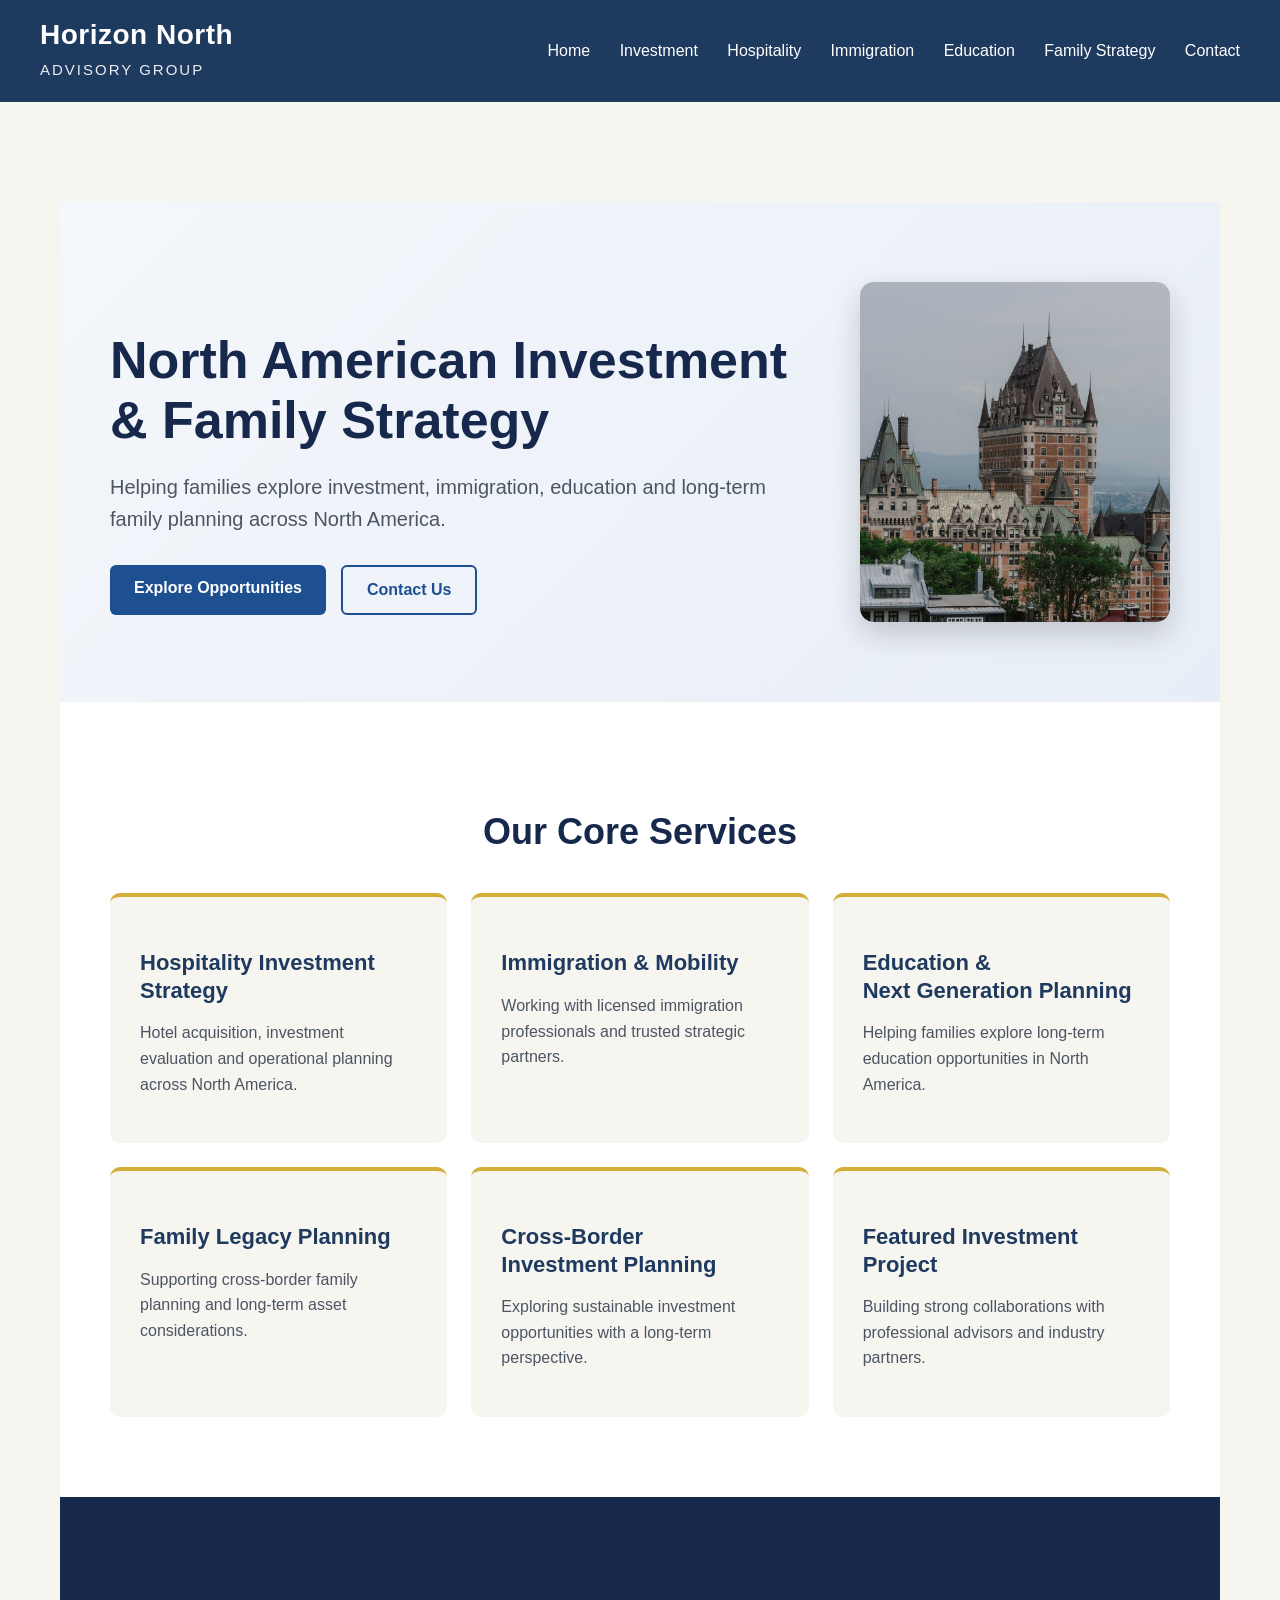
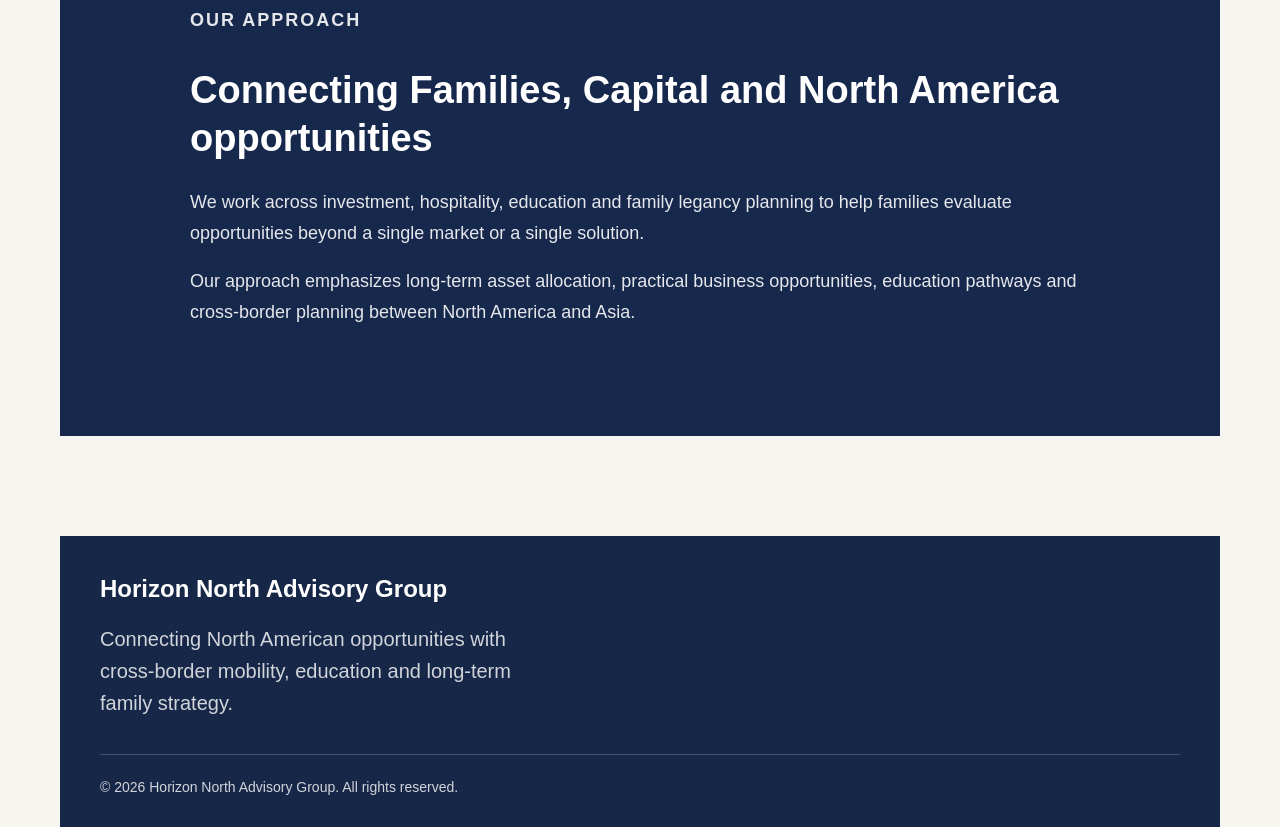
<file: index.html>
<!DOCTYPE html>
<html lang="en">
<head>
    <meta charset="UTF-8">
    <meta name="viewport" content="width=device-width, initial-scale=1.0">
    <title>Horizon North Advisory Group</title>
    <link rel="stylesheet" href="style.css">
</head>

<body>

    <header>
        <div class="logo">
             Horizon North<br>
            <span>Advisory Group</span>    
            
        </div>

        

        <nav>
            <a href="index.html">Home</a>
            <a href="investment.html">Investment</a>
            <a href="hospitality.html">Hospitality</a>
            <a href="immigration.html">Immigration</a>
            <a href="education.html">Education</a>
            <a href="family-strategy.html">Family Strategy</a>
            <a href="contact.html">Contact</a>
        </nav>


    </header>

    <main>
        <section class="hero">
    <div class="hero-content">
       <h1>North American Investment & Family Strategy</h1>

            <p>
                Helping families explore investment, immigration, education
                and long-term <br>family planning across North America.
            </p>

        <div class="hero-buttons">
            <a href="investment.html" class="btn btn-primary">
                Explore Opportunities
            </a>

            <a href="contact.html" class="btn btn-secondary">
                Contact Us
            </a>
        </div>
    </div>

    <div class="hero-image-placeholder">
        
    </div>
</section>




        

<section class="services">
    <h2>Our Core Services</h2>

    <div class="service-grid">
        
        <a href="hospitality.html" class="service-card service-link">  
            <h3>Hospitality Investment Strategy</h3>
            <p> Hotel acquisition, investment evaluation and operational planning 
                across North America.
            </p>
        </a>


        <a href="immigration.html" class="service-card service-link">
            <h3>Immigration & Mobility</h3>
            <p>
                Working with licensed immigration professionals and trusted strategic partners.
            </p>
        </a>


        <a href="education.html" class="service-card service-link">
            <h3>Education & <br>Next Generation Planning</h3>
            <p>Helping families explore long-term education 
                opportunities in North America.
            </p>
        </a>

        <a href="family-strategy.html" class="service-card service-link">
            <h3>Family Legacy Planning</h3>
            <p>Supporting cross-border family planning and long-term asset considerations.
            </p>
        </a>


        <a href="investment.html" class="service-card service-link">
            <h3>Cross-Border <br>Investment Planning</h3>
            <p>Exploring sustainable investment opportunities with a long-term perspective.
            </p>
        </a>


        <a href="opportunities.html" class="service-card service-link">

            <h3>Featured Investment Project</h3>

            <p>
                Building strong collaborations with professional advisors and industry partners.
            </p>
            

        </a>

    </div>
</section>


<section class="about">
    <div class="about-content">
        <p class="section-label">OUR APPROACH</p>

        <h2>
            Connecting Families, Capital and North America opportunities
        </h2>

        <p>
            We work across investment, hospitality, education and family legancy planning to help families evaluate opportunities beyond a single
            market or a single solution.
        </p>

        <p>
            Our approach emphasizes long-term asset allocation, practical
            business opportunities, education pathways and cross-border
            planning between North America and Asia.
        </p>
    </div>
</section>




    </main>


<footer class="site-footer">

    <div class="footer-content">

        <div class="footer-brand">
            <h3>Horizon North Advisory Group</h3>

            <p>
                Connecting North American opportunities with
                cross-border mobility, education and long-term
                family strategy.
            </p>
        </div>

       

    </div>

    <div class="footer-bottom">
        <p>
            &copy; 2026 Horizon North Advisory Group.
            All rights reserved.
        </p>
    </div>

</footer>









</body>



</html>
</file>
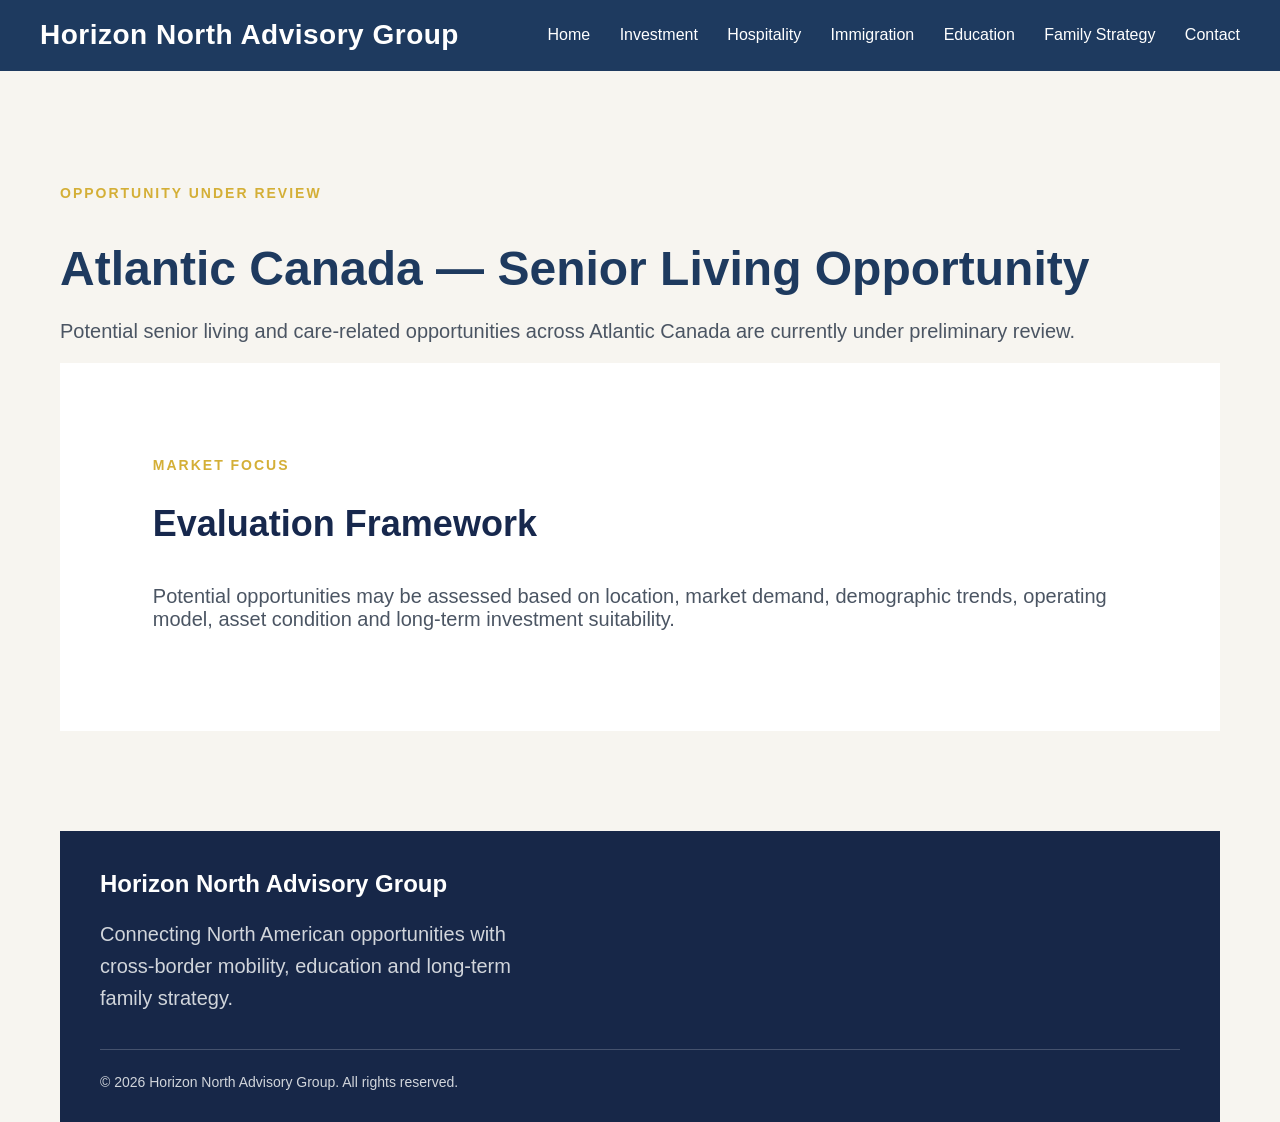
<file: atlantic-canada.html>
<!DOCTYPE html>
<html lang="en">

<head>
    <meta charset="UTF-8">

    <meta name="viewport"
          content="width=device-width, initial-scale=1.0">

    <title>
        Québec City Hotel Opportunity |
        Horizon North Advisory Group
    </title>

    <link rel="stylesheet" href="style.css">
</head>

<body>

    <header>
        <div class="logo">
            Horizon North Advisory Group
        </div>

        <nav>
            <a href="index.html">Home</a>
            <a href="investment.html">Investment</a>
            <a href="hospitality.html">Hospitality</a>
            <a href="immigration.html">Immigration</a>
            <a href="education.html">Education</a>
            <a href="family-strategy.html">Family Strategy</a>
            <a href="contact.html">Contact</a>
        </nav>
    </header>

    <main>

        <section class="page-hero">
            <div class="page-hero-content">

                <p class="section-label">
                    OPPORTUNITY UNDER REVIEW
                </p>

                <h1>
                   
                    Atlantic Canada — Senior Living Opportunity
                </h1>

                <p>

                    Potential senior living and care-related opportunities across 
                    Atlantic Canada are currently under preliminary review.
                    
                </p>

            </div>
        </section>

        <section class="opportunities-section">
            <div class="opportunities-content">

    <p class="section-label">
        MARKET FOCUS
    </p>

    <h2>
        Evaluation Framework
    </h2>

    <p>
        

        Potential opportunities may be assessed based on location,
        market demand, demographic trends, operating model,
        asset condition and long-term investment suitability.
    </p>


            </div>
        </section>

    </main>

    <footer class="site-footer">

        <div class="footer-content">
            <div class="footer-brand">
                <h3>Horizon North Advisory Group</h3>

                <p>
                    Connecting North American opportunities with
                    cross-border mobility, education and long-term
                    family strategy.
                </p>
            </div>
        </div>

        <div class="footer-bottom">
            <p>
                &copy; 2026 Horizon North Advisory Group.
                All rights reserved.
            </p>
        </div>

    </footer>

</body>

</html>
</file>
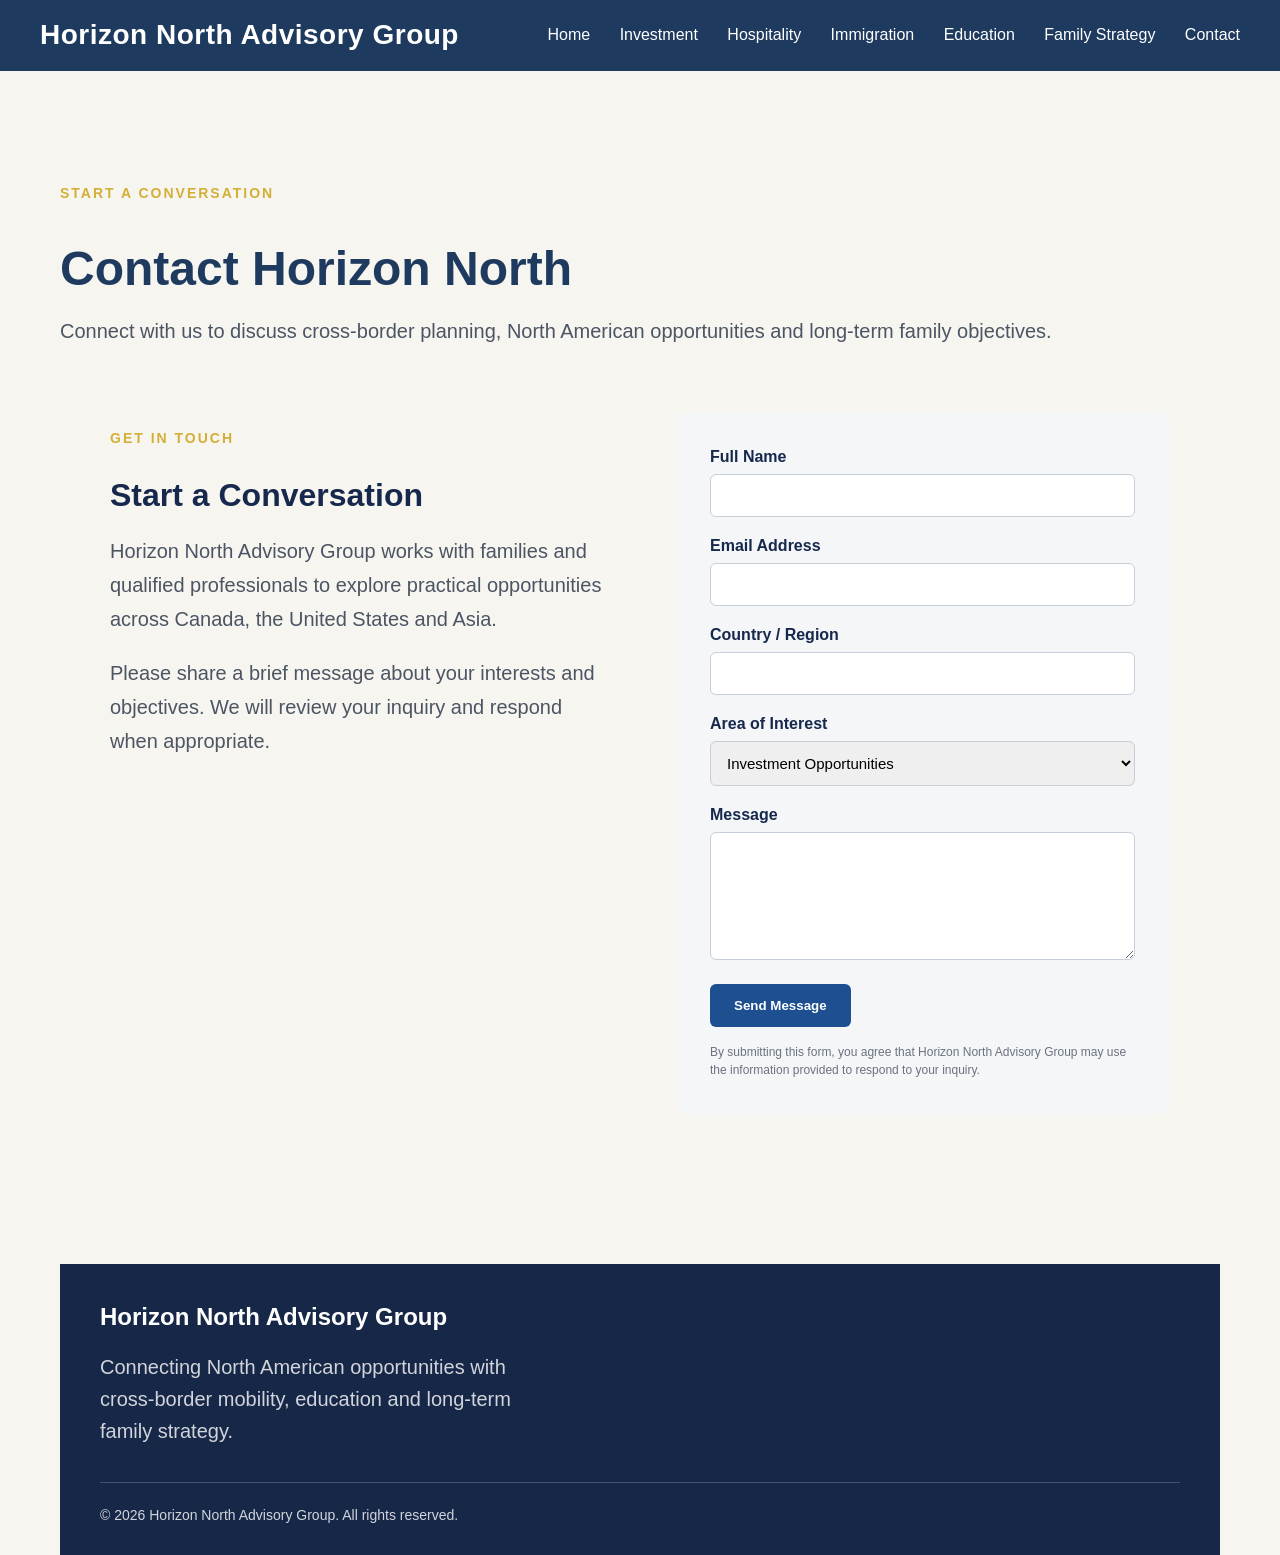
<file: contact.html>
<!DOCTYPE html>
<html lang="en">

<head>
    <meta charset="UTF-8">
    <meta name="viewport"
          content="width=device-width, initial-scale=1.0">

    <title>
        Contact |
        Horizon North Advisory Group
    </title>

    <link rel="stylesheet" href="style.css">
</head>

<body>

    <header>
        <div class="logo">
            Horizon North Advisory Group
        </div>

        

        <nav>
            <a href="index.html">Home</a>
            <a href="investment.html">Investment</a>
            <a href="hospitality.html">Hospitality</a>
            <a href="immigration.html">Immigration</a>
            <a href="education.html">Education</a>
            <a href="family-strategy.html">Family Strategy</a>
            <a href="contact.html">Contact</a>
        </nav>








    </header>

    <main>

        <section class="page-hero">
            <div class="page-hero-content">

                <p class="section-label">
                    START A CONVERSATION
                </p>

                <h1>
                    Contact Horizon North
                </h1>

                <p>
                    Connect with us to discuss cross-border planning,
                    North American opportunities and long-term
                    family objectives.
                </p>

            </div>
        </section>

        <section class="contact-section">

    <div class="contact-content">

        <div class="contact-info">

            <p class="section-label">
                GET IN TOUCH
            </p>

            <h2>Start a Conversation</h2>

            <p>
                Horizon North Advisory Group works with families and
                qualified professionals to explore practical opportunities
                across Canada, the United States and Asia.
            </p>

            <p>
                Please share a brief message about your interests and
                objectives. We will review your inquiry and respond
                when appropriate.
            </p>

        </div>

        <form class="contact-form" onsubmit="return false;">
            

            <label>
                Full Name
                <input type="text" name="name" required>
            </label>

            <label>
                Email Address
                
                <input type="email" name="email" required>
            </label>

            <label>
                Country / Region
                <input type="text" name="region">
            </label>

            <label>
                Area of Interest
                <select name="interest">
                    <option>Investment Opportunities</option>
                    <option>Hospitality</option>
                    <option>Cross-Border Mobility & Status Strategy</option>
                    <option>Education & Next Generation Planning</option>
                    <option>Family Strategy</option>
                    <option>Other</option>
                </select>
            </label>

            <label>
                Message
               
                <textarea name="message" rows="6" required></textarea>
            </label>

            <button type="submit" class="btn btn-primary">
                Send Message
            </button>

            <p class="form-privacy-note">
                By submitting this form, you agree that
                Horizon North Advisory Group may use the
                information provided to respond to your inquiry.
            </p>


        </form>

    </div>

</section>

        

    </main>


    <footer class="site-footer">

    <div class="footer-content">

        <div class="footer-brand">
            <h3>Horizon North Advisory Group</h3>

            <p>
                Connecting North American opportunities with
                cross-border mobility, education and long-term
                family strategy.
            </p>
        </div>

       

    </div>

    <div class="footer-bottom">
        <p>
            &copy; 2026 Horizon North Advisory Group.
            All rights reserved.
        </p>
    </div>

</footer>

</body>

</html>
</file>
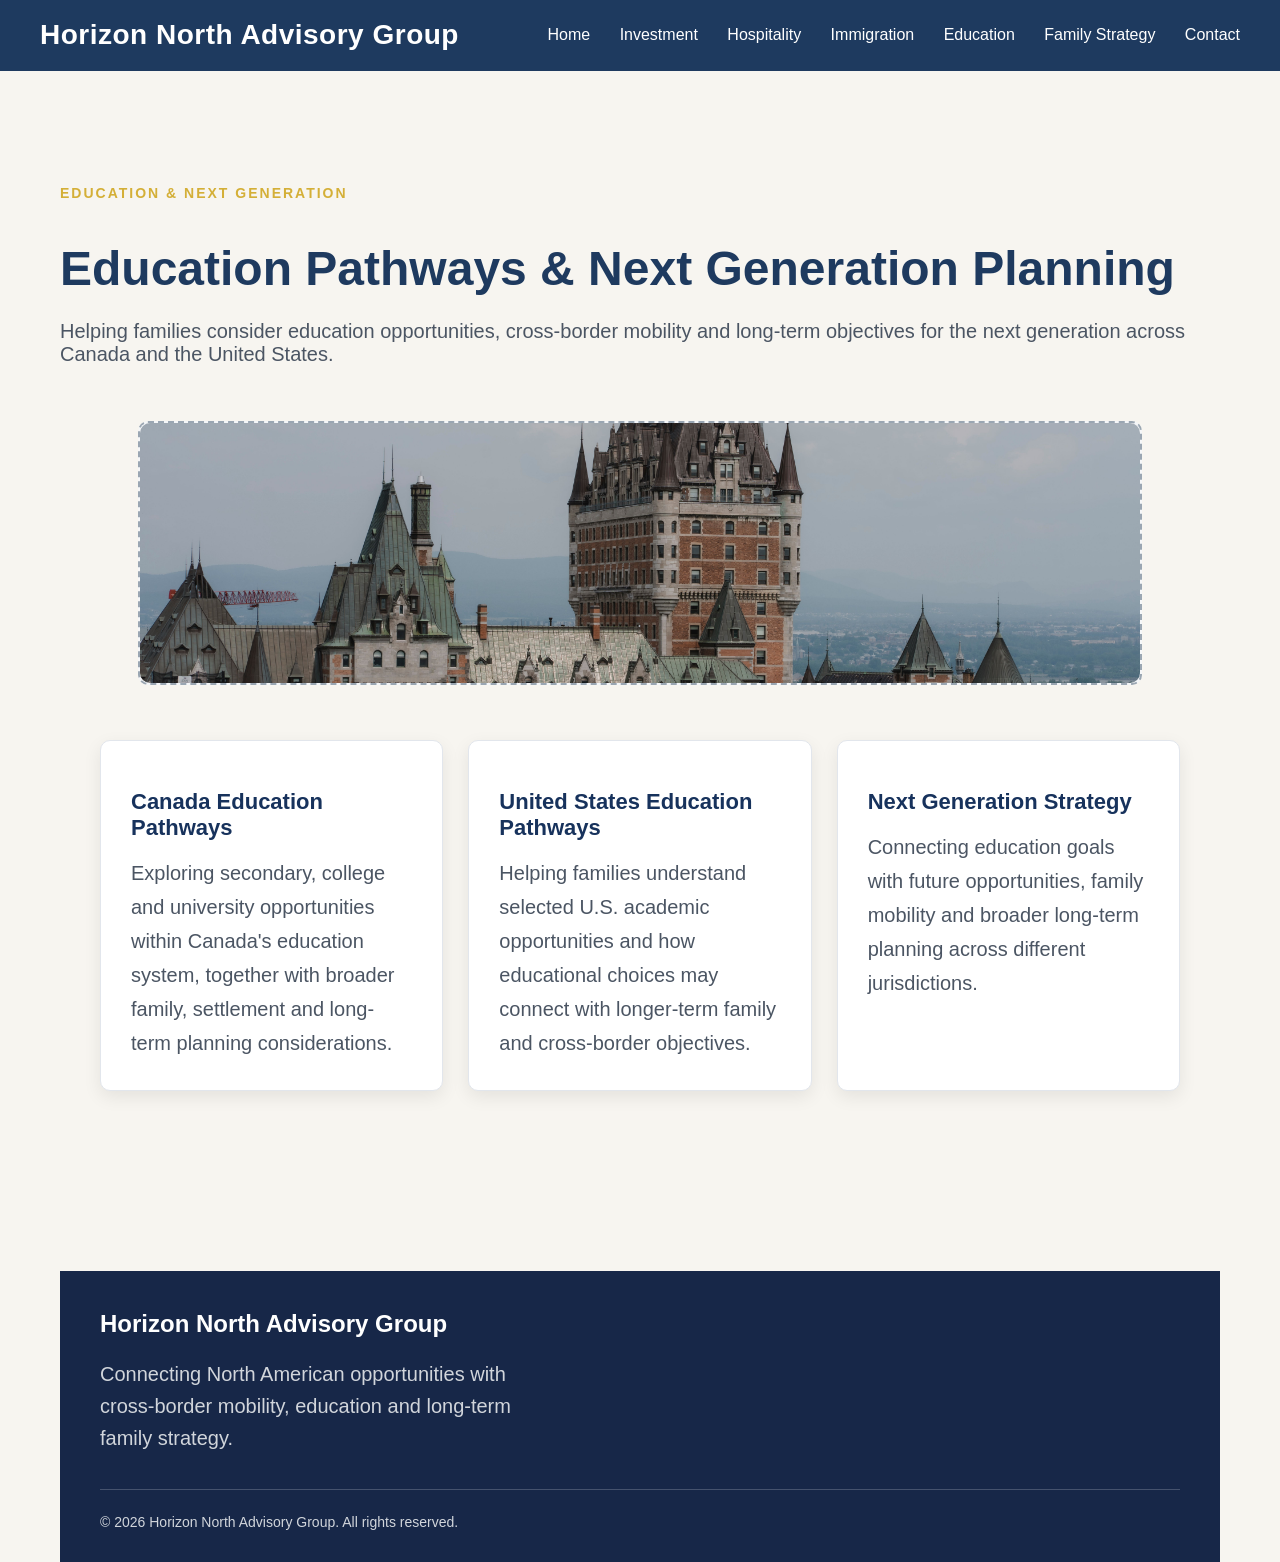
<file: education.html>
<!DOCTYPE html>
<html lang="en">

<head>
    <meta charset="UTF-8">
    <meta name="viewport"
          content="width=device-width, initial-scale=1.0">

    <title>

        Education Pathways & Next Generation Planning |
        Horizon North Advisory Group
        
    </title>

    <link rel="stylesheet" href="style.css">
</head>

<body>

    <header>
        <div class="logo">
            Horizon North Advisory Group
        </div>

        





        <nav>
            <a href="index.html">Home</a>
            <a href="investment.html">Investment</a>
            <a href="hospitality.html">Hospitality</a>
            <a href="immigration.html">Immigration</a>
            <a href="education.html">Education</a>
            <a href="family-strategy.html">Family Strategy</a>
            <a href="contact.html">Contact</a>
        </nav>        
    </header>

    <main>

        <section class="page-hero">
            <div class="page-hero-content">

                <p class="section-label">
                   
                    EDUCATION & NEXT GENERATION
                </p>

                <h1>
                    Education Pathways & Next Generation Planning 
                </h1>

                <p>
                    


                    Helping families consider education opportunities, cross-border
                    mobility and long-term objectives for the next generation across
                    Canada and the United States.
                </p>

            </div>
        </section>



        <section class="education-image-section">
            
            <div class="education-image-placeholder">
                <img src="images/hero.jpg" alt="Education Planning">
            </div>
        </section>

        <section class="investment-sections">


            <div class="investment-card">

                <h2>Canada Education Pathways</h2>
                <p>
                    Exploring secondary, college and university opportunities within
                    Canada's education system, together with broader family, settlement
                    and long-term planning considerations.
                </p>


               
            </div>

            <div class="investment-card">

                <h2>United States Education Pathways</h2>
                <p>
                    Helping families understand selected U.S. academic opportunities
                    and how educational choices may connect with longer-term family
                    and cross-border objectives.
                </p>
     
            </div>

            <div class="investment-card">


                <h2>Next Generation Strategy</h2>
                    <p>
                    Connecting education goals with future opportunities, family mobility
                    and broader long-term planning across different jurisdictions.
                </p>

            </div>

        </section>

    </main>


    <footer class="site-footer">

    <div class="footer-content">

        <div class="footer-brand">
            <h3>Horizon North Advisory Group</h3>

            <p>
                Connecting North American opportunities with
                cross-border mobility, education and long-term
                family strategy.
            </p>
        </div>

       

    </div>

    <div class="footer-bottom">
        <p>
            &copy; 2026 Horizon North Advisory Group.
            All rights reserved.
        </p>
    </div>

</footer>

</body>

</html>
</file>
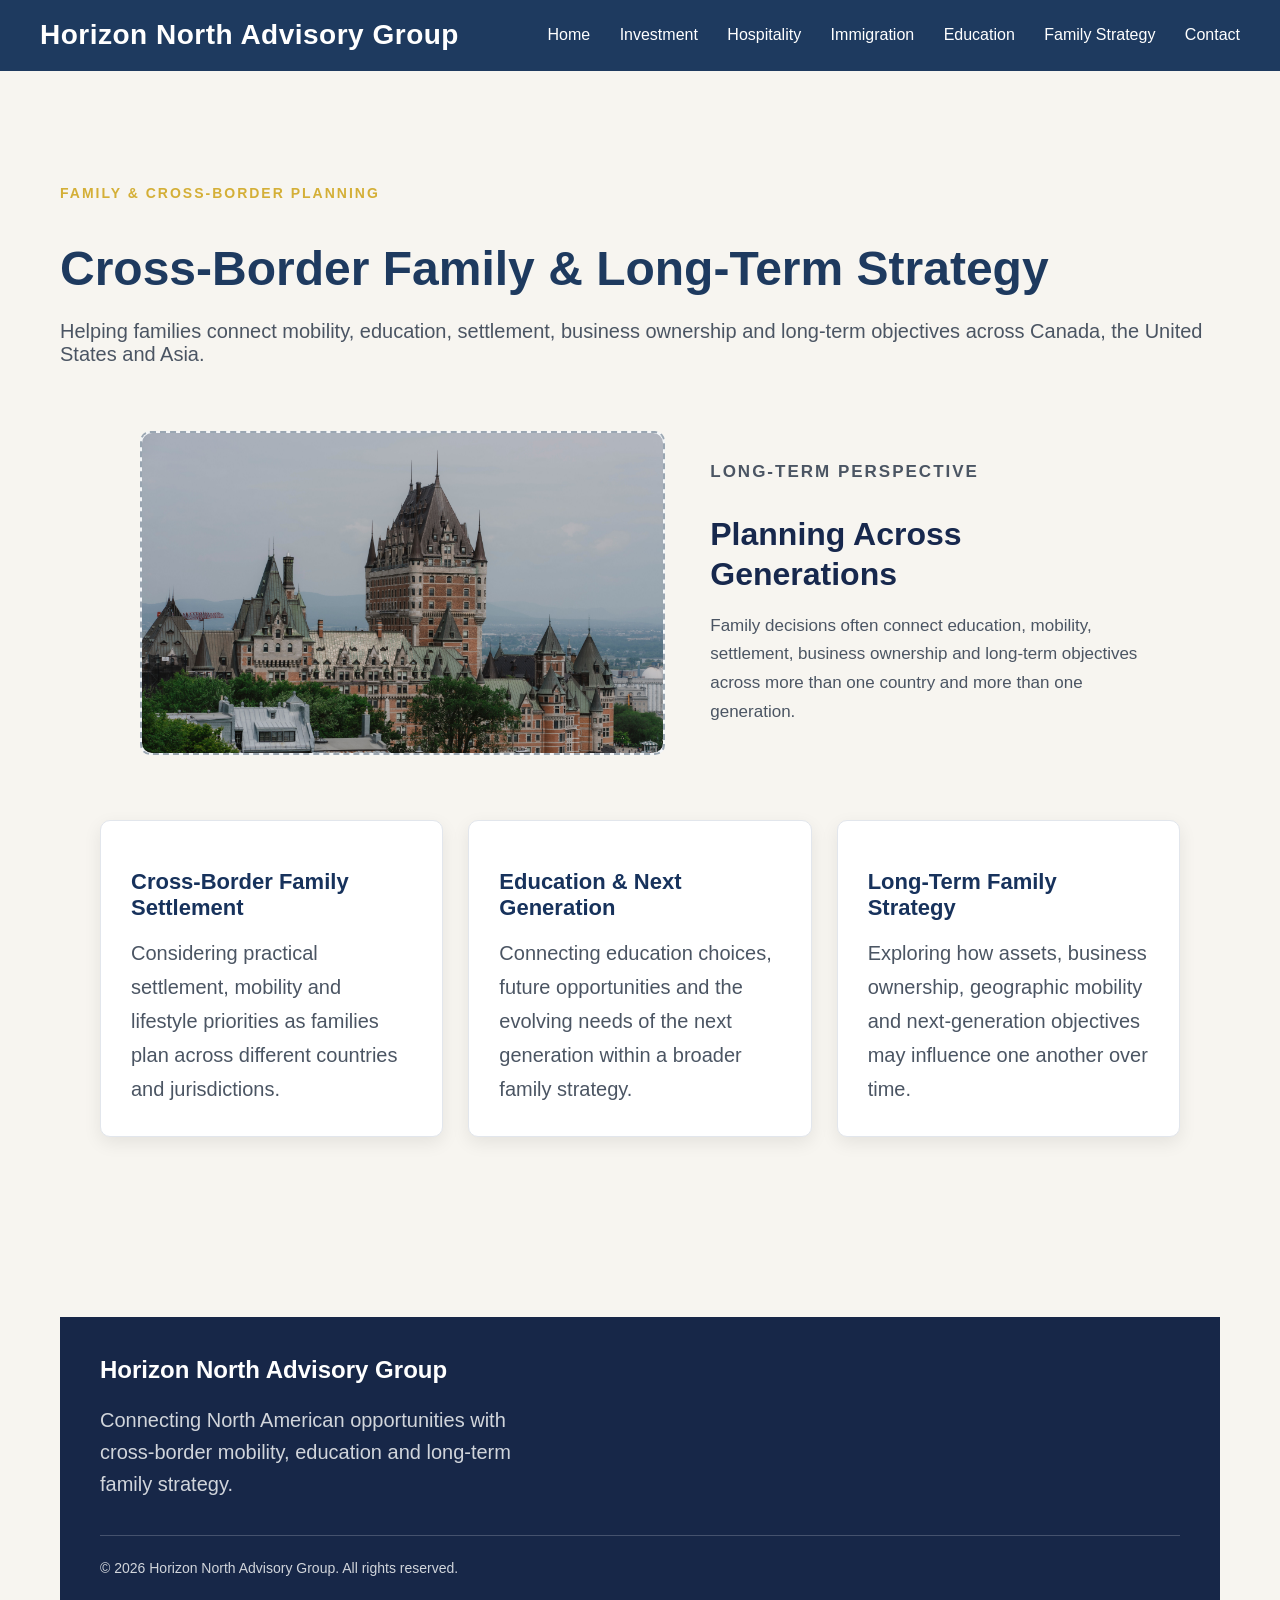
<file: family-strategy.html>
<!DOCTYPE html>
<html lang="en">

<head>
    <meta charset="UTF-8">
    <meta name="viewport"
          content="width=device-width, initial-scale=1.0">

    <title>

        Cross-Border Family & Long-Term Strategy |
        Horizon North Advisory Group
        
    </title>

    <link rel="stylesheet" href="style.css">
</head>

<body>

    <header>
        <div class="logo">
            Horizon North Advisory Group
        </div>

       

        <nav>
            <a href="index.html">Home</a>
            <a href="investment.html">Investment</a>
            <a href="hospitality.html">Hospitality</a>
            <a href="immigration.html">Immigration</a>
            <a href="education.html">Education</a>
            <a href="family-strategy.html">Family Strategy</a>
            <a href="contact.html">Contact</a>
        </nav>





    </header>

    <main>

        <section class="page-hero">
            <div class="page-hero-content">

                <p class="section-label">
                    FAMILY & CROSS-BORDER PLANNING
                </p>

                

                <h1>
                    Cross-Border Family & Long-Term Strategy
                </h1>

               

                <p>
                    Helping families connect mobility, education, settlement,
                    business ownership and long-term objectives across Canada,
                    the United States and Asia.
                </p>



            </div>
        </section>

        <section class="family-feature-section">

    <div class="family-feature-content">

        <div class="family-image-placeholder">
                <img src="images/hero.jpg" alt="Family Strategy">
        </div>

        <div class="family-feature-text">
            <p class="section-label">
                LONG-TERM PERSPECTIVE
            </p>

            <h2>
                Planning Across Generations
            </h2>

            <p>
                Family decisions often connect education, mobility,
                settlement, business ownership and long-term objectives
                across more than one country and more than one generation.
            </p>
        </div>

    </div>

</section>
        <section class="investment-sections">

            <div class="investment-card">
                <h2>Cross-Border Family Settlement</h2>
                <p>

                    Considering practical settlement, mobility and lifestyle priorities
                    as families plan across different countries and jurisdictions.
                    
                </p>
            </div>

            <div class="investment-card">
                <h2>Education & Next Generation</h2>
                <p>
                    Connecting education choices, future opportunities and the evolving
                    needs of the next generation within a broader family strategy.

                </p>
            </div>

            <div class="investment-card">
                <h2>Long-Term Family Strategy</h2>
                <p>
                    Exploring how assets, business ownership, geographic mobility
                    and next-generation objectives may influence one another over time.
                </p>
            </div>

        </section>

    </main>

    <footer class="site-footer">

    <div class="footer-content">

        <div class="footer-brand">
            <h3>Horizon North Advisory Group</h3>

            <p>
                Connecting North American opportunities with
                cross-border mobility, education and long-term
                family strategy.
            </p>
        </div>

       

    </div>

    <div class="footer-bottom">
        <p>
            &copy; 2026 Horizon North Advisory Group.
            All rights reserved.
        </p>
    </div>

</footer>

</body>

</html>
</file>
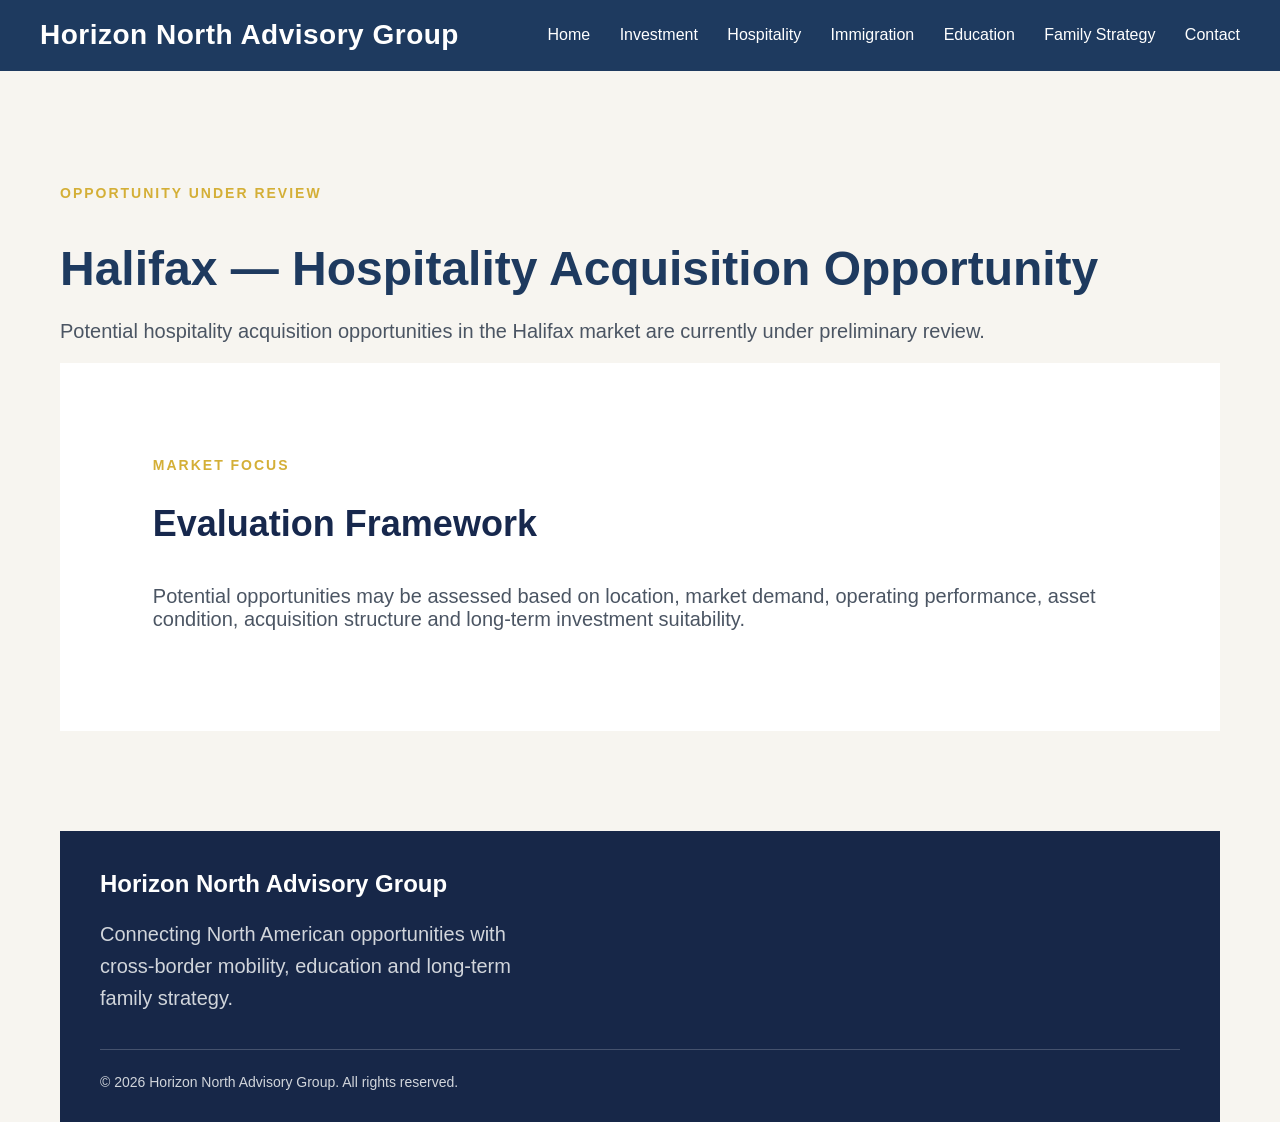
<file: halifax.html>
<!DOCTYPE html>
<html lang="en">

<head>
    <meta charset="UTF-8">

    <meta name="viewport"
          content="width=device-width, initial-scale=1.0">

    <title>
        Québec City Hotel Opportunity |
        Horizon North Advisory Group
    </title>

    <link rel="stylesheet" href="style.css">
</head>

<body>

    <header>
        <div class="logo">
            Horizon North Advisory Group
        </div>

        <nav>
            <a href="index.html">Home</a>
            <a href="investment.html">Investment</a>
            <a href="hospitality.html">Hospitality</a>
            <a href="immigration.html">Immigration</a>
            <a href="education.html">Education</a>
            <a href="family-strategy.html">Family Strategy</a>
            <a href="contact.html">Contact</a>
        </nav>
    </header>

    <main>

        <section class="page-hero">
            <div class="page-hero-content">

                <p class="section-label">
                    OPPORTUNITY UNDER REVIEW
                </p>

                <h1>
                    Halifax — Hospitality Acquisition Opportunity                
                </h1>

                <p>
                    Potential hospitality acquisition opportunities in the 
                    Halifax market are currently under preliminary review.
                </p>

            </div>
        </section>

        <section class="opportunities-section">
            <div class="opportunities-content">

    <p class="section-label">
        MARKET FOCUS
    </p>

    <h2>
        Evaluation Framework
    </h2>

    <p>
        Potential opportunities may be assessed based on location,
        market demand, operating performance, asset condition,
        acquisition structure and long-term investment suitability.
    </p>


            </div>
        </section>

    </main>

    <footer class="site-footer">

        <div class="footer-content">
            <div class="footer-brand">
                <h3>Horizon North Advisory Group</h3>

                <p>
                    Connecting North American opportunities with
                    cross-border mobility, education and long-term
                    family strategy.
                </p>
            </div>
        </div>

        <div class="footer-bottom">
            <p>
                &copy; 2026 Horizon North Advisory Group.
                All rights reserved.
            </p>
        </div>

    </footer>

</body>

</html>
</file>
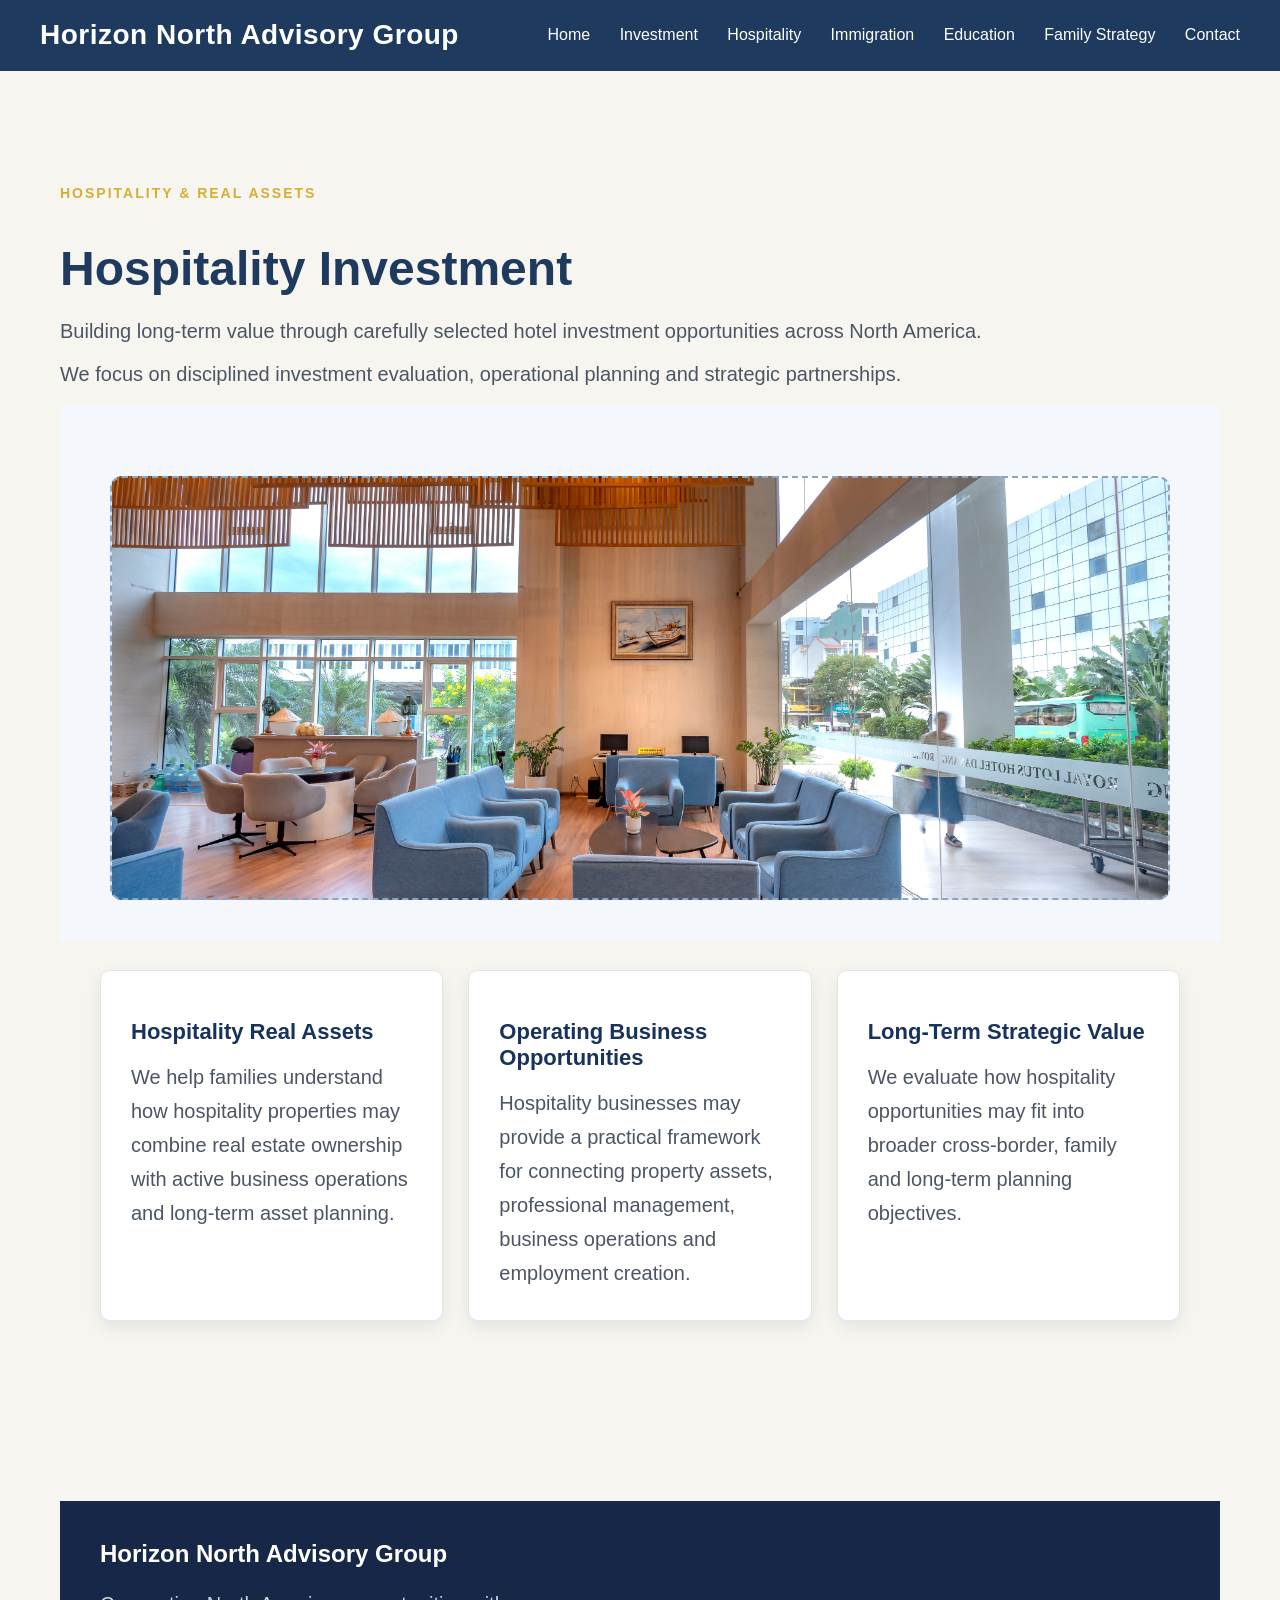
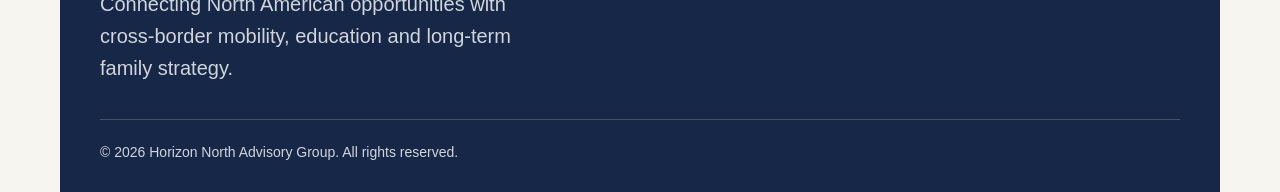
<file: hospitality.html>
<!DOCTYPE html>
<html lang="en">

<head>
    <meta charset="UTF-8">
    <meta name="viewport"
          content="width=device-width, initial-scale=1.0">

    <title>
        Hospitality Investment Opportunities |
        Horizon North Advisory Group
    </title>

    <link rel="stylesheet" href="style.css">
</head>

<body>

    <header>
        <div class="logo">
            Horizon North Advisory Group
        </div>

        
        <nav>
            <a href="index.html">Home</a>
            <a href="investment.html">Investment</a>
            <a href="hospitality.html">Hospitality</a>
            <a href="immigration.html">Immigration</a>
            <a href="education.html">Education</a>
            <a href="family-strategy.html">Family Strategy</a>
            <a href="contact.html">Contact</a>
        </nav>

    </header>

    <main>

        <section class="page-hero">
            <div class="page-hero-content">

                <p class="section-label">
                    HOSPITALITY & REAL ASSETS
                </p>

                <h1>
                    Hospitality Investment
                </h1>

                <p>
                    Building long-term value through carefully selected hotel 
                    investment opportunities across North America. 
                </p>
                <p>
                    We focus on 
                    disciplined investment evaluation, operational planning and 
                    strategic partnerships.
                </p>

            </div>
        </section>

        <section class="page-image-section">
        
        
        <div class="page-image-placeholder hospitality-image"></div>
        </section>



        <section class="investment-sections">

            <div class="investment-card">
                <h2>
                    Hospitality Real Assets
                </h2>

                <p>
                    We help families understand how hospitality properties
                    may combine real estate ownership with active business
                    operations and long-term asset planning.
                </p>
            </div>

            <div class="investment-card">
                <h2>
                    Operating Business Opportunities
                </h2>

                <p>
                    Hospitality businesses may provide a practical framework
                    for connecting property assets, professional management,
                    business operations and employment creation.
                </p>
            </div>

            <div class="investment-card">
                <h2>
                    Long-Term Strategic Value
                </h2>

                <p>
                    We evaluate how hospitality opportunities may fit into
                    broader cross-border, family and long-term planning
                    objectives.
                </p>
            </div>

        </section>


    </main>

    <footer class="site-footer">

    <div class="footer-content">

        <div class="footer-brand">
            <h3>Horizon North Advisory Group</h3>

            <p>
                Connecting North American opportunities with
                cross-border mobility, education and long-term
                family strategy.
            </p>
        </div>

       

    </div>

    <div class="footer-bottom">
        <p>
            &copy; 2026 Horizon North Advisory Group.
            All rights reserved.
        </p>
    </div>

</footer>

</body>

</html>
</file>
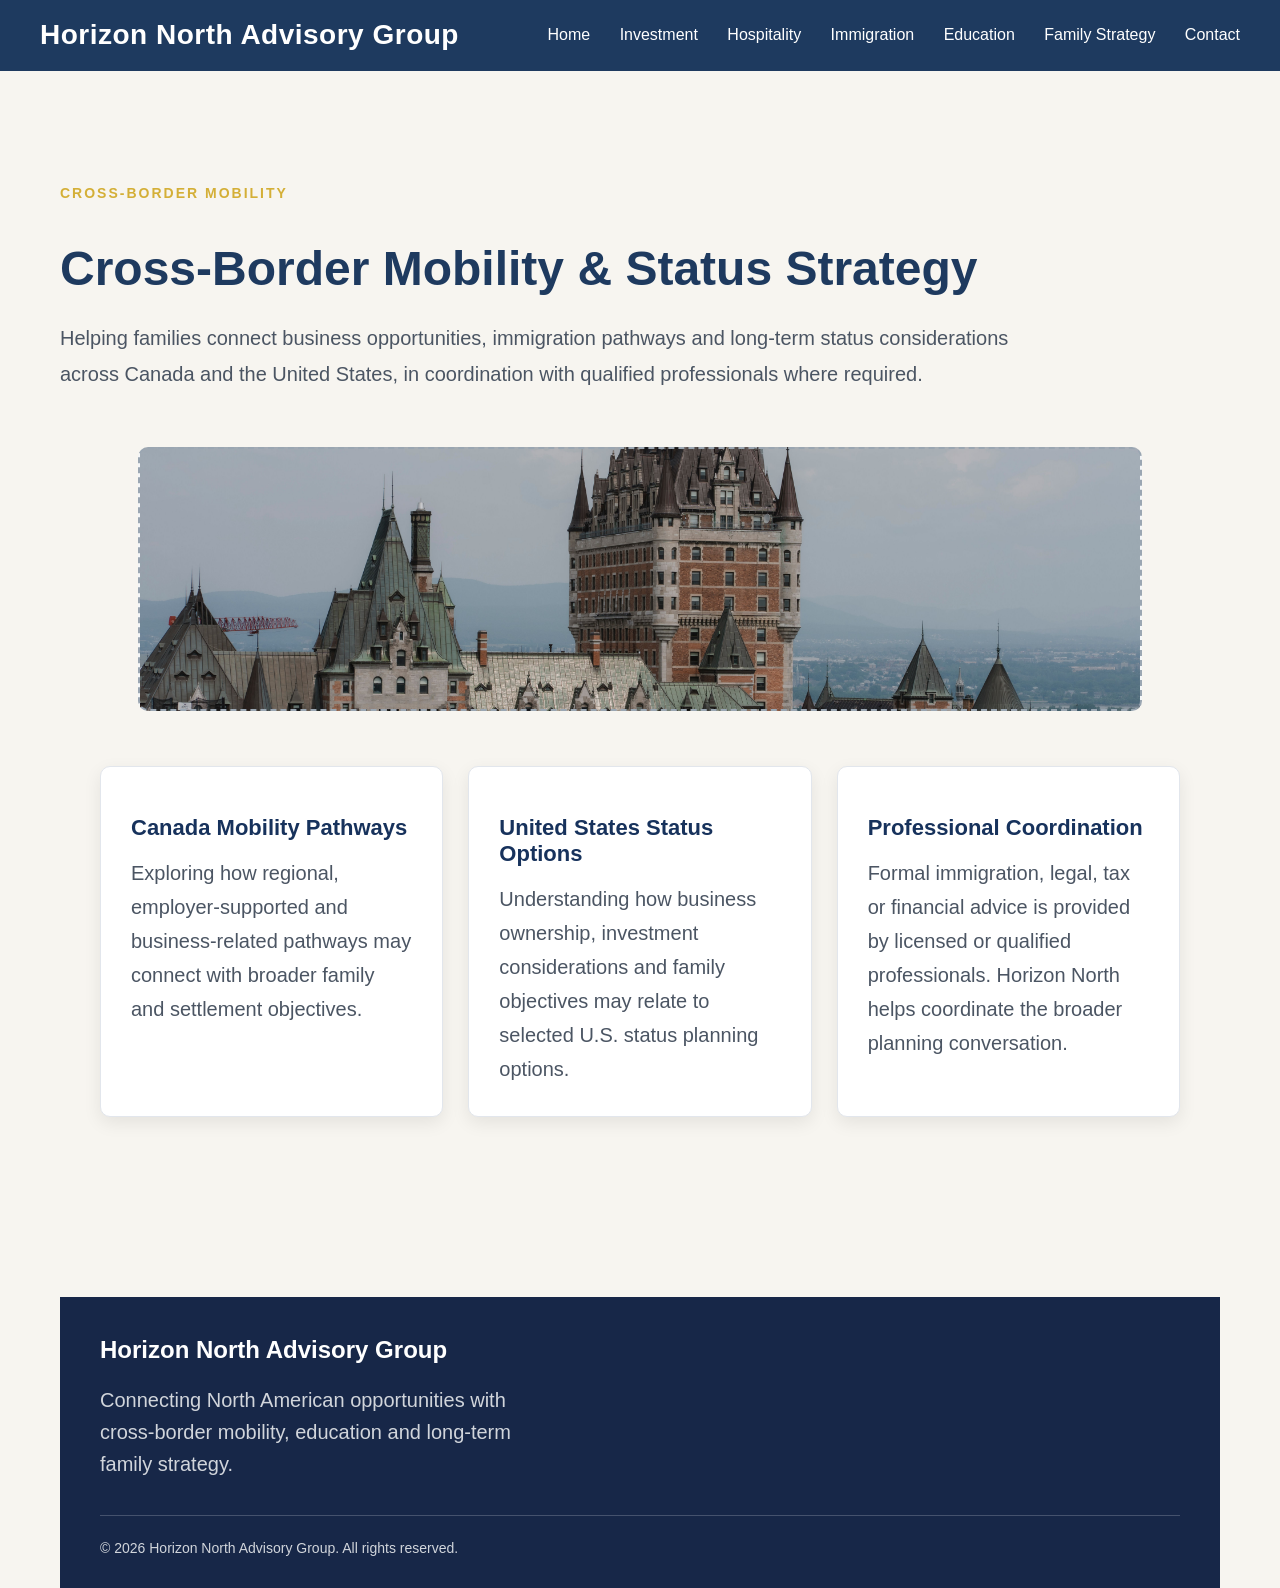
<file: immigration.html>
<!DOCTYPE html>
<html lang="en">

<head>
    <meta charset="UTF-8">
    <meta name="viewport"
          content="width=device-width, initial-scale=1.0">

    <title>
        Cross-Border Mobility & Status Strategy |
        Horizon North Advisory Group
    </title>
    
    
    
        
    <link rel="stylesheet" href="style.css">
</head>

<body>

    <header>
        <div class="logo">
            Horizon North Advisory Group
        </div>

        


        <nav>
            <a href="index.html">Home</a>
            <a href="investment.html">Investment</a>
            <a href="hospitality.html">Hospitality</a>
            <a href="immigration.html">Immigration</a>
            <a href="education.html">Education</a>
            <a href="family-strategy.html">Family Strategy</a>
            <a href="contact.html">Contact</a>
        </nav>





    </header>

    <main>

        <section class="page-hero">
            <div class="page-hero-content">

                <p class="section-label">
                    CROSS-BORDER MOBILITY
                </p>

                <h1>
                    Cross-Border Mobility & Status Strategy
                </h1>

                <p class="hero-text" style="line-height:1.8; margin-top:24px;">
                
                    Helping families connect business opportunities, immigration pathways
                    and long-term status considerations <br> across Canada and the United States,
                    in coordination with qualified professionals where required.
                </p>

               

            </div>
        </section>


        <section class="mobility-image-section">
            <div class="mobility-image-placeholder mobility-image"></div>
        </section>


        <section class="investment-sections">

            <div class="investment-card">

                <h2>Canada Mobility Pathways</h2>
<p>
    Exploring how regional, employer-supported and business-related
    pathways may connect with broader family and settlement objectives.
</p>
                
            </div>

            <div class="investment-card">

                <h2>United States Status Options</h2>
<p>
    Understanding how business ownership, investment considerations
    and family objectives may relate to selected U.S. status planning
    options.
</p>


              
            </div>

            <div class="investment-card">
                <h2>Professional Coordination</h2>
                
                <p>
                    Formal immigration, legal, tax or financial advice is provided
                    by licensed or qualified professionals. Horizon North helps
                    coordinate the broader planning conversation.
                </p>
            </div>

        </section>

    </main>


    <footer class="site-footer">

    <div class="footer-content">

        <div class="footer-brand">
            <h3>Horizon North Advisory Group</h3>

            <p>
                Connecting North American opportunities with
                cross-border mobility, education and long-term
                family strategy.
            </p>
        </div>

       

    </div>

    <div class="footer-bottom">
        <p>
            &copy; 2026 Horizon North Advisory Group.
            All rights reserved.
        </p>
    </div>

</footer>

</body>

</html>
</file>
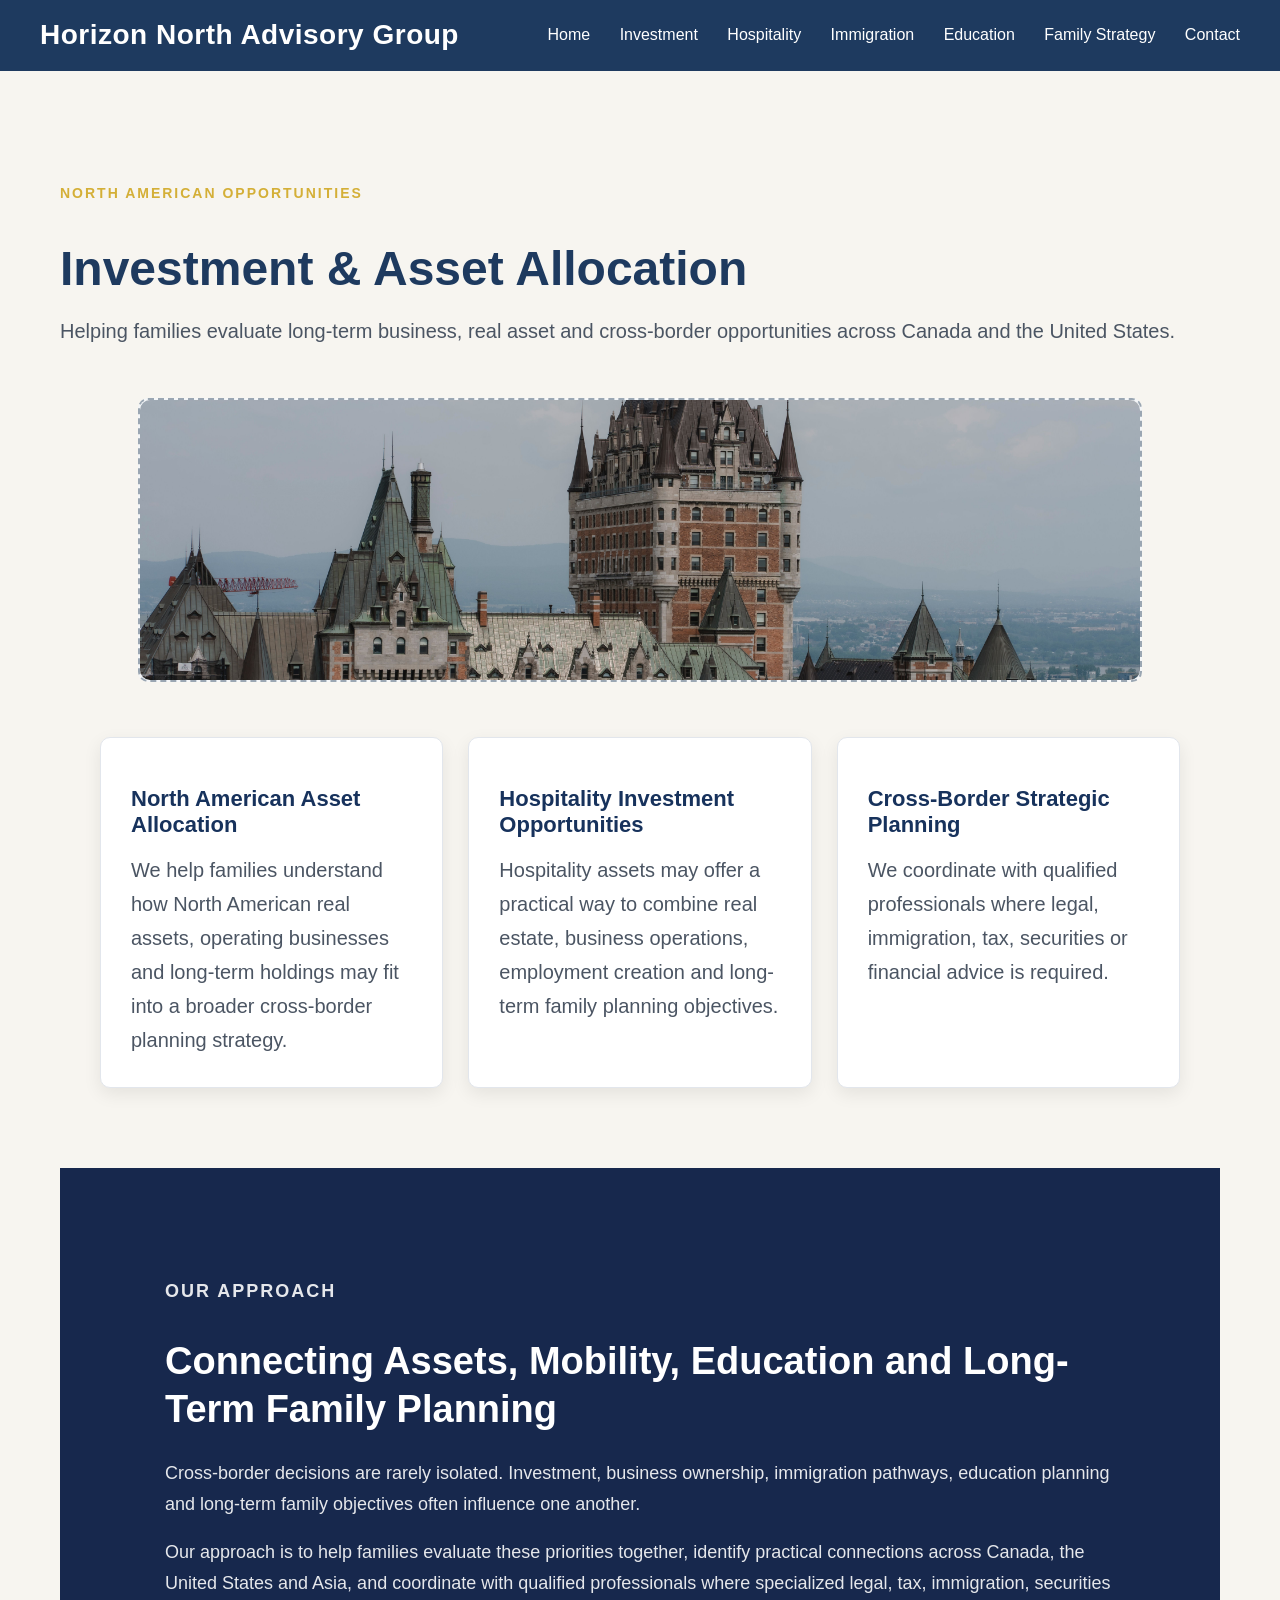
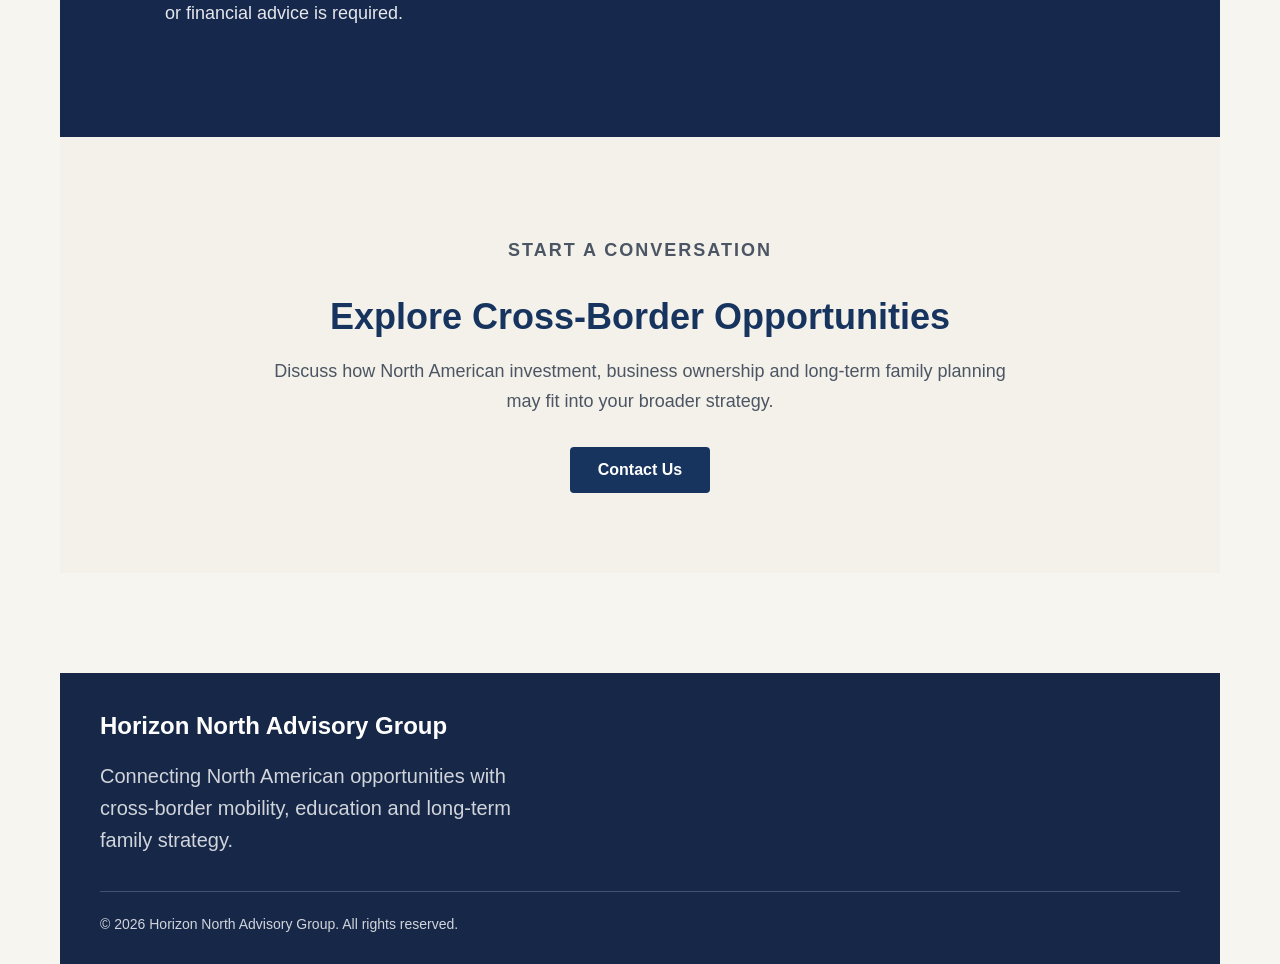
<file: investment.html>
<!DOCTYPE html>
<html lang="en">

<head>
    <meta charset="UTF-8">
    <meta name="viewport" content="width=device-width, initial-scale=1.0">

    <title>
        North American Investment & Asset Allocation |
        Horizon North Advisory Group
    </title>

    <link rel="stylesheet" href="style.css">
</head>

<body>

    <header>
        <div class="logo">Horizon North Advisory Group</div>

      

        <nav>
            <a href="index.html">Home</a>
            <a href="investment.html">Investment</a>
            <a href="hospitality.html">Hospitality</a>
            <a href="immigration.html">Immigration</a>
            <a href="education.html">Education</a>
            <a href="family-strategy.html">Family Strategy</a>
            <a href="contact.html">Contact</a>
        </nav>



    </header>

    <main>

        <section class="page-hero">
            <div class="page-hero-content">

                <p class="section-label">
                    NORTH AMERICAN OPPORTUNITIES
                </p>

                <h1>
                    Investment & Asset Allocation
                </h1>

                <p>
                    Helping families evaluate long-term business,
                    real asset and cross-border opportunities
                    across Canada and the United States.
                </p>

            </div>
        </section>




<section class="investment-image-section">
    <div class="investment-image-placeholder">
        <img src="images/hero.jpg" alt="Investment">
    </div>
</section>




<section class="investment-sections">

    <div class="investment-card">
        <h2>North American Asset Allocation</h2>
        <p>
            We help families understand how North American real assets,
            operating businesses and long-term holdings may fit into a
            broader cross-border planning strategy.
        </p>
    </div>

    <div class="investment-card">
        <h2>Hospitality Investment Opportunities</h2>
        <p>
            Hospitality assets may offer a practical way to combine real
            estate, business operations, employment creation and long-term
            family planning objectives.
        </p>
    </div>

    <div class="investment-card">
        <h2>Cross-Border Strategic Planning</h2>
        <p>
            We coordinate with qualified professionals where legal,
            immigration, tax, securities or financial advice is required.
        </p>
    </div>

</section>

<section class="our-approach">

    <div class="approach-content">

        <p class="section-label">OUR APPROACH</p>

        <h2>
            Connecting Assets, Mobility, Education
            and Long-Term Family Planning
        </h2>

        <p>
            Cross-border decisions are rarely isolated. Investment,
            business ownership, immigration pathways, education planning
            and long-term family objectives often influence one another.
        </p>

        <p>
            Our approach is to help families evaluate these priorities
            together, identify practical connections across Canada,
            the United States and Asia, and coordinate with qualified
            professionals where specialized legal, tax, immigration,
            securities or financial advice is required.
        </p>

    </div>

</section>


<section class="cta-section">
    <div class="cta-content">

        <p class="section-label">
            START A CONVERSATION
        </p>

        <h2>
            Explore Cross-Border Opportunities
        </h2>

        <p>
            Discuss how North American investment, business ownership
            and long-term family planning may fit into your broader strategy.
        </p>

        <a href="#contact" class="btn btn-primary">
            Contact Us
        </a>

    </div>
</section>








    </main>



    <footer class="site-footer">

    <div class="footer-content">

        <div class="footer-brand">
            <h3>Horizon North Advisory Group</h3>

            <p>
                Connecting North American opportunities with
                cross-border mobility, education and long-term
                family strategy.
            </p>
        </div>

       

    </div>

    <div class="footer-bottom">
        <p>
            &copy; 2026 Horizon North Advisory Group.
            All rights reserved.
        </p>
    </div>

</footer>

</body>

</html>
</file>
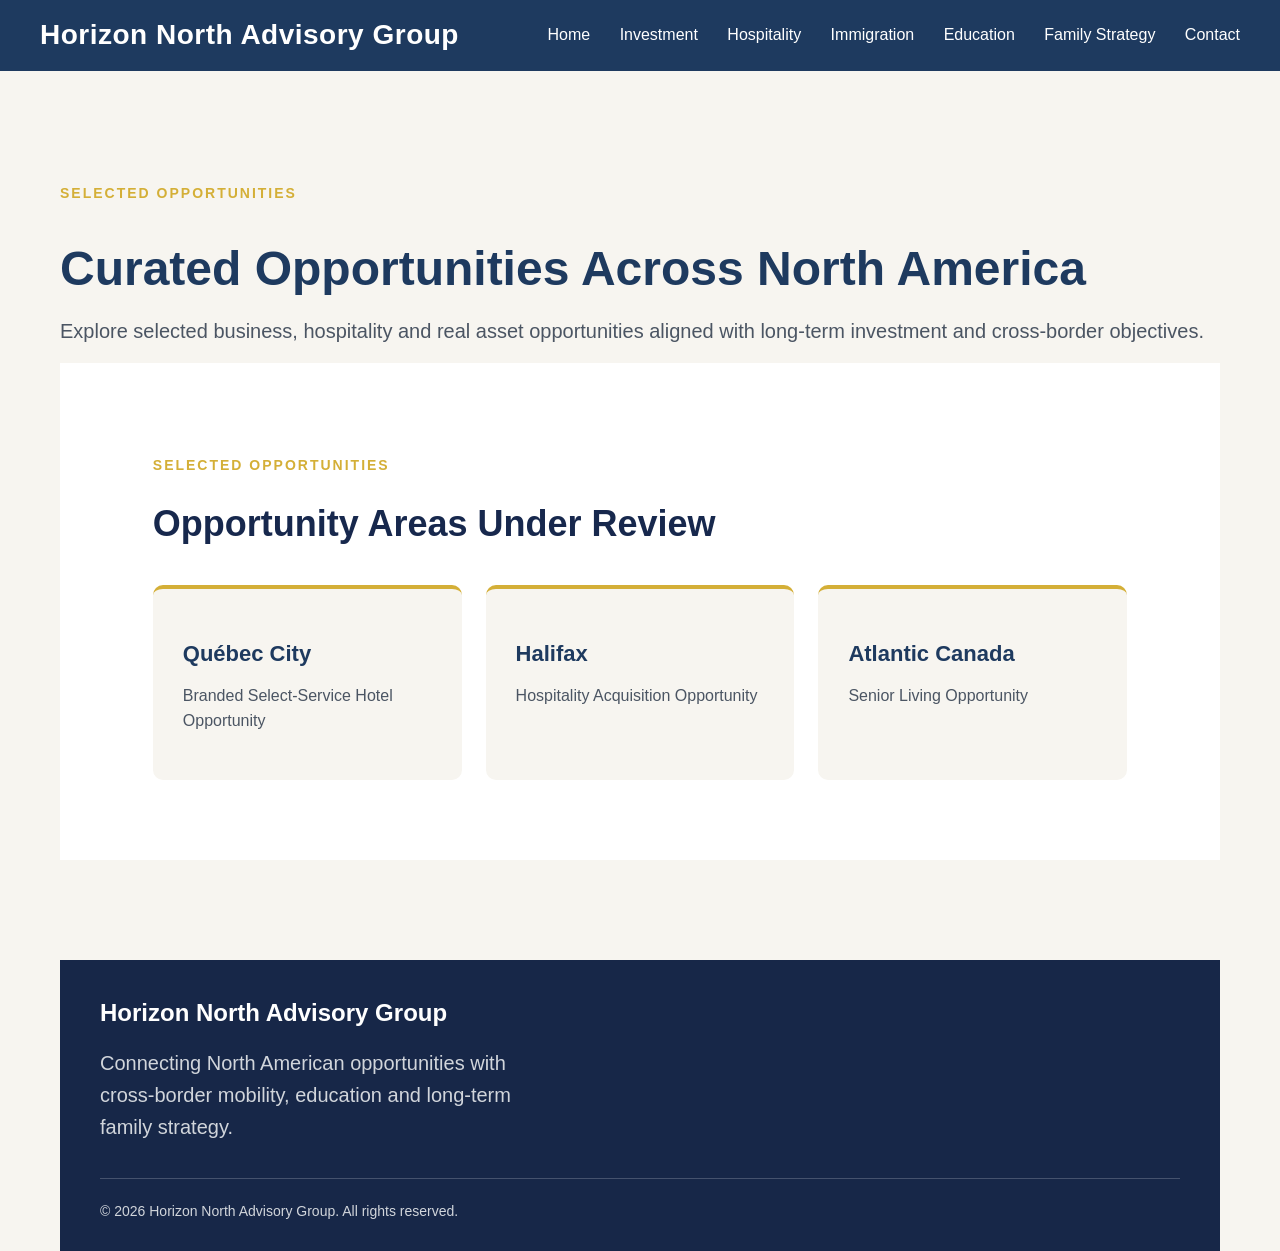
<file: opportunities.html>
<!DOCTYPE html>
<html lang="en">

<head>
    <meta charset="UTF-8">

    <meta name="viewport"
          content="width=device-width, initial-scale=1.0">

    <title>
        Selected Opportunities |
        Horizon North Advisory Group
    </title>

    <link rel="stylesheet" href="style.css">
</head>

<body>

    <header>

        <div class="logo">
            Horizon North Advisory Group
        </div>

        <nav>
            <a href="index.html">Home</a>
            <a href="investment.html">Investment</a>
            <a href="hospitality.html">Hospitality</a>
            <a href="immigration.html">Immigration</a>
            <a href="education.html">Education</a>
            <a href="family-strategy.html">Family Strategy</a>
            <a href="contact.html">Contact</a>
        </nav>

    </header>

    <main>

        <section class="page-hero">

            <div class="page-hero-content">

                <p class="section-label">
                    SELECTED OPPORTUNITIES
                </p>

                <h1>
                    Curated Opportunities Across North America
                </h1>

                <p>
                    Explore selected business, hospitality and
                    real asset opportunities aligned with
                    long-term investment and cross-border objectives.
                </p>

            </div>

        </section>


<section class="opportunities-section">

    <div class="opportunities-content">

        <p class="section-label">
            SELECTED OPPORTUNITIES
        </p>

        <h2>
            Opportunity Areas Under Review
        </h2>

        <div class="opportunity-grid">

            <a href="quebec-city.html" class="opportunity-card opportunity-link">
                <h3>Québec City</h3>
                <p>
                Branded Select-Service Hotel Opportunity
                </p>
            </a>

            <a href="halifax.html" class="opportunity-card opportunity-link">
                <h3>Halifax</h3>
                    <p>
                        Hospitality Acquisition Opportunity
                    </p>
            </a>

            <a href="atlantic-canada.html" class="opportunity-card opportunity-link">
                <h3>Atlantic Canada</h3>
                <p>
                    Senior Living Opportunity
                </p>
            </a>

        </div>

    </div>

</section>






    </main>


    <footer class="site-footer">

        <div class="footer-content">

            <div class="footer-brand">

                <h3>
                    Horizon North Advisory Group
                </h3>

                <p>
                    Connecting North American opportunities with
                    cross-border mobility, education and long-term
                    family strategy.
                </p>

            </div>

        </div>

        <div class="footer-bottom">

            <p>
                &copy; 2026 Horizon North Advisory Group.
                All rights reserved.
            </p>

        </div>

    </footer>

</body>

</html>
</file>
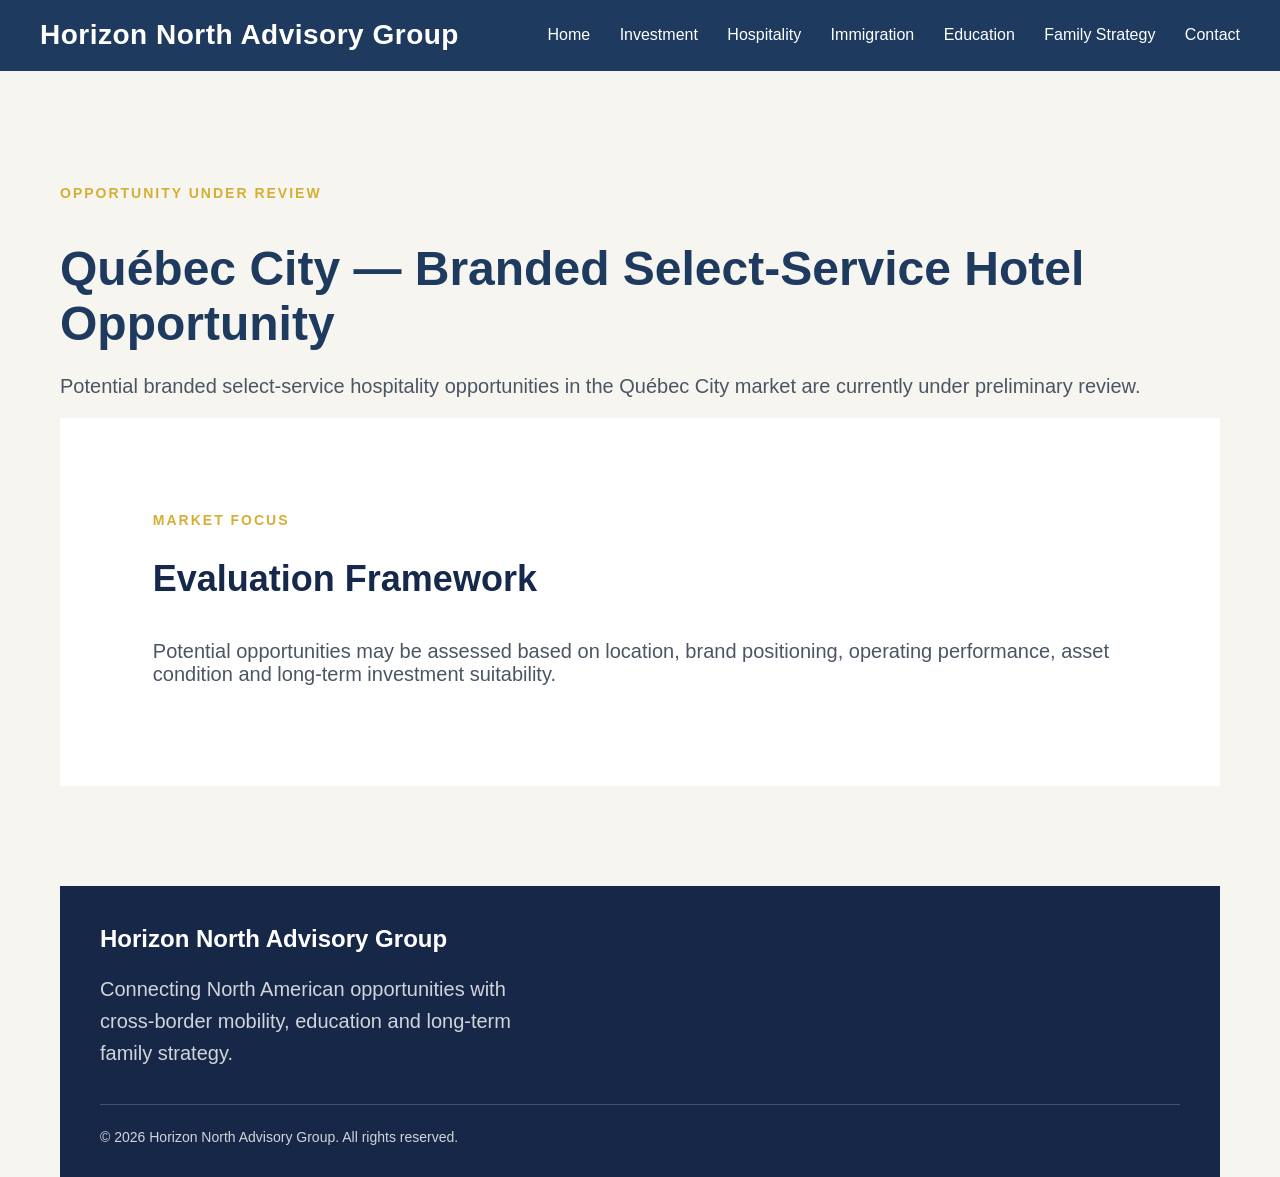
<file: quebec-city.html>
<!DOCTYPE html>
<html lang="en">

<head>
    <meta charset="UTF-8">

    <meta name="viewport"
          content="width=device-width, initial-scale=1.0">

    <title>
        Québec City Hotel Opportunity |
        Horizon North Advisory Group
    </title>

    <link rel="stylesheet" href="style.css">
</head>

<body>

    <header>
        <div class="logo">
            Horizon North Advisory Group
        </div>

        <nav>
            <a href="index.html">Home</a>
            <a href="investment.html">Investment</a>
            <a href="hospitality.html">Hospitality</a>
            <a href="immigration.html">Immigration</a>
            <a href="education.html">Education</a>
            <a href="family-strategy.html">Family Strategy</a>
            <a href="contact.html">Contact</a>
        </nav>
    </header>

    <main>

        <section class="page-hero">
            <div class="page-hero-content">

                <p class="section-label">
                    OPPORTUNITY UNDER REVIEW
                </p>

                <h1>
                    Québec City — Branded Select-Service Hotel Opportunity
                </h1>

                <p>
                    Potential branded select-service hospitality opportunities
                    in the Québec City market are currently under preliminary
                    review.
                </p>

            </div>
        </section>

        <section class="opportunities-section">
            <div class="opportunities-content">

    <p class="section-label">
        MARKET FOCUS
    </p>

    <h2>
        Evaluation Framework
    </h2>

    <p>
        Potential opportunities may be assessed based on location,
        brand positioning, operating performance, asset condition
        and long-term investment suitability.
    </p>


            </div>
        </section>

    </main>

    <footer class="site-footer">

        <div class="footer-content">
            <div class="footer-brand">
                <h3>Horizon North Advisory Group</h3>

                <p>
                    Connecting North American opportunities with
                    cross-border mobility, education and long-term
                    family strategy.
                </p>
            </div>
        </div>

        <div class="footer-bottom">
            <p>
                &copy; 2026 Horizon North Advisory Group.
                All rights reserved.
            </p>
        </div>

    </footer>

</body>

</html>
</file>
<file: style.css>
body {
    margin: 0;
    font-family: Arial, Helvetica, sans-serif;
    background-color: #f7f5f0;
    color: #1f2933;
}

h1 {
    color: #1e3a5f;
    font-size: 48px;
}

p {
    font-size: 20px;
    color: #4b5563;
}

header {
    background-color: #1e3a5f;
    color: white;
    padding: 20px 40px;
    display: flex;
    justify-content: space-between;
    align-items: center;
}

.logo {
    font-size: 28px;
    font-weight: 700;
    line-height: 1.1;
    letter-spacing: 0.5px;
}

.logo span {
    font-size: 15px;
    font-weight: 400;
    letter-spacing: 2px;
    text-transform: uppercase;
    opacity: 0.9;
}

nav a {
    color: white;
    text-decoration: none;
    margin-left: 25px;
    font-size: 16px;
}

nav a:hover {
    color: #d4af37;
}

main {
    padding: 100px 60px;
}

/* Hero Section */

.hero {
    min-height: 380px;
    display: flex;
    align-items: center;
    justify-content: space-between;
    gap: 50px;
    padding: 60px 50px;
    background: linear-gradient(
        135deg,
        #f4f7fb 0%,
        #e8eef7 100%
    );
}




.hero-content {
    max-width: 760px;
}



.hero-image-placeholder {
    width: 500px;
    height: 340px;
    border-radius: 14px;

    background-image: url("images/hero.jpg");
    background-size: cover;
    background-position: center;

    border: none;
    box-shadow: 0 12px 30px rgba(0, 0, 0, 0.18);
}






.hero h1 {
    font-size: 52px;
    line-height: 1.15;
    margin-bottom: 20px;
    color: #17284d;
}

.hero p {
    font-size: 20px;
    line-height: 1.6;
    margin-bottom: 30px;
    color: #4b5563;
}

.hero-buttons {
    display: flex;
    gap: 15px;
}

.btn {
    display: inline-block;
    padding: 14px 24px;
    border-radius: 6px;
    text-decoration: none;
    font-weight: 600;
}

.btn-primary {
    background-color: #1d4f91;
    color: white;
}

.btn-secondary {
    border: 2px solid #1d4f91;
    color: #1d4f91;
    background-color: transparent;
}


/* Services Section */
.services {
    padding: 80px 50px;
    background-color: white;
}

.services h2 {
    text-align: center;
    font-size: 36px;
    color: #17284d;
    margin-bottom: 40px;
}


.service-grid {
    display: grid;
    grid-template-columns: repeat(3, 1fr);
    gap: 24px;
}



.service-card {
    background-color: #f7f5f0;
    padding: 30px;
    border-radius: 10px;
    border-top: 4px solid #d4af37;
}

.service-card h3 {
    color: #1e3a5f;
    font-size: 22px;
    line-height: 1.25;
    margin-bottom: 15px;
}

.service-card p {
    font-size: 16px;
    line-height: 1.6;
}


/* About Section */
.about {
    padding: 90px 50px;
    background-color: #17284d;
    color: white;
}

.about-content {
    max-width: 900px;
    margin: 0 auto;
}

.section-label {
    font-size: 14px;
    font-weight: 700;
    letter-spacing: 2px;
    color: #d4af37;
    margin-bottom: 18px;
}

.about h2 {
    font-size: 38px;
    line-height: 1.25;
    margin-bottom: 25px;
}

.about p {
    font-size: 18px;
    line-height: 1.7;
    margin-bottom: 18px;
    color: #e5e7eb;
}


/* About Section */
.about {
    padding: 90px 50px;
    background-color: #17284d;
    color: white;
}

.about-content {
    max-width: 900px;
    margin: 0 auto;
}

.section-label {
    font-size: 14px;
    font-weight: 700;
    letter-spacing: 2px;
    color: #d4af37;
    margin-bottom: 18px;
}

.about h2 {
    font-size: 38px;
    line-height: 1.25;
    margin-bottom: 25px;
}

.about p {
    font-size: 18px;
    line-height: 1.7;
    margin-bottom: 18px;
    color: #e5e7eb;
}

/* Investment Page */

.investment-sections {
    max-width: 1100px;
    margin: 20px auto 80px;
    padding: 0 40px;

    display: grid;
    grid-template-columns: repeat(3, 1fr);
    gap: 25px;
}

.investment-card {
    background: #ffffff;
    padding: 30px;
    border-radius: 10px;
    border: 1px solid #e2e6ec;

    box-shadow: 0 6px 18px rgba(0, 0, 0, 0.08);
}

.investment-card h2 {
    color: #17325c;
    font-size: 22px;
    margin-bottom: 15px;
}

.investment-card p {
    color: #4b5563;
    line-height: 1.7;
    margin: 0;
}

/* Responsive layout */

@media (max-width: 800px) {
    .investment-sections {
        grid-template-columns: 1fr;
    }
}

/* Our Approach Section */

.our-approach {
    background-color: #17284d;
    color: white;
    padding: 90px 50px;
}

.approach-content {
    max-width: 950px;
    margin: 0 auto;
}

.our-approach h2 {
    font-size: 38px;
    line-height: 1.25;
    margin-bottom: 25px;
    color: white;
}

.our-approach p {
    font-size: 18px;
    line-height: 1.7;
    color: #e5e7eb;
    margin-bottom: 18px;
}


/* Call to Action Section */

.cta-section {
    padding: 80px 40px;
    background-color: #f4f1ea;
    text-align: center;
}

.cta-content {
    max-width: 760px;
    margin: 0 auto;
}

.cta-content h2 {
    font-size: 36px;
    color: #17345f;
    margin: 12px 0 18px;
}

.cta-content p {
    font-size: 18px;
    line-height: 1.7;
    color: #4b5563;
    margin-bottom: 30px;
}

.cta-content .btn {
    display: inline-block;
    padding: 14px 28px;
    text-decoration: none;
    border-radius: 4px;
    font-weight: 600;
}

.cta-content .btn-primary {
    background-color: #17345f;
    color: white;
}

.cta-content .btn-primary:hover {
    background-color: #0f2748;
}

/* Page Image Section */

.page-image-section {
    padding: 40px 50px;
    margin-bottom: 30px;
    background-color: #f4f7fb;
}

.page-image-placeholder {
    max-width: 1100px;
    height: 420px;
    margin: 0 auto;
    border-radius: 12px;
    background-color: #d9e2ec;
    border: 2px dashed #8aa4c2;

    display: flex;
    align-items: center;
    justify-content: center;

    color: #17345f;
    font-weight: 600;
}






/* Footer */



.site-footer {
    background-color: #172748;
    color: white;
    padding: 15px 40px 18px;
    margin-left: 60px;
    margin-right: 60px;
}




.footer-content {
    max-width: 1100px;
    margin: 0 auto;
    display: flex;
    justify-content: space-between;
    gap: 40px;
}

.footer-brand {
    max-width: 420px;
}

.footer-brand h3 {
    font-size: 24px;
    margin-bottom: 12px;
}

.footer-brand p {
    color: #d1d5db;
    line-height: 1.6;
}

.footer-links {
    display: flex;
    flex-direction: column;
    gap: 10px;
}

.footer-links a {
    color: #d1d5db;
    text-decoration: none;
}

.footer-links a:hover {
    color: #d4af37;
}

.footer-bottom {
    max-width: 1100px;
    margin: 15px auto 0;
    border-top: 1px solid rgba(255, 255, 255, 0.2);
    padding-top: 10px;
}




.footer-bottom p {
    color: #d1d5db;
    font-size: 14px;
}

/* Education Image Section */

.education-image-section {
    padding: 35px 50px;
}

.education-image-placeholder {
    max-width: 1000px;
    height: 260px;
    margin: 0 auto;

    border: 2px dashed #9aa6b2;
    border-radius: 10px;

    display: flex;
    align-items: center;
    justify-content: center;

    color: #17284d;
    font-weight: 600;
    background-color: #f4f6f8;
}

.education-image-placeholder img {
    width: 100%;
    height: 100%;
    object-fit: cover;
    border-radius: 10px;
}


/* Mobility Image Section */

.mobility-image-section {
    padding: 35px 50px;
}

.mobility-image-placeholder {
    max-width: 1000px;
    height: 260px;
    margin: 0 auto;

    border: 2px dashed #9aa6b2;
    border-radius: 10px;

    display: flex;
    align-items: center;
    justify-content: center;

    color: #17284d;
    font-weight: 600;
    background-color: #f4f6f8;
}

/* Family Strategy Feature Section */

.family-feature-section {
    padding: 45px 50px;
}

.family-feature-content {
    max-width: 1000px;
    margin: 0 auto;

    display: grid;
    grid-template-columns: 1.1fr 0.9fr;
    gap: 45px;
    align-items: center;
}

.family-image-placeholder {
    height: 320px;

    border: 2px dashed #9aa6b2;
    border-radius: 10px;

    display: flex;
    align-items: center;
    justify-content: center;

    color: #17284d;
    font-weight: 600;
    background-color: #f4f6f8;
}

.family-image-placeholder img {
    width: 100%;
    height: 100%;
    object-fit: cover;
    border-radius: 10px;
}


.family-feature-text h2 {
    font-size: 32px;
    line-height: 1.25;
    margin-bottom: 18px;
    color: #17284d;
}

.family-feature-text p {
    font-size: 17px;
    line-height: 1.7;
    color: #4b5563;
}


/* Investment Image Section */

.investment-image-section {
    padding: 35px 50px;
}

.investment-image-placeholder {
    max-width: 1000px;
    height: 280px;
    margin: 0 auto;

    border: 2px dashed #9aa6b2;
    border-radius: 10px;

    display: flex;
    align-items: center;
    justify-content: center;

    color: #17284d;
    font-weight: 600;
    background-color: #f4f6f8;
}

.investment-image-placeholder img {
    width: 100%;
    height: 100%;
    object-fit: cover;
    border-radius: 10px;
}



/* Contact Section */

.contact-section {
    padding: 50px;
}

.contact-content {
    max-width: 1100px;
    margin: 0 auto;

    display: grid;
    grid-template-columns: 1fr 1fr;
    gap: 70px;
    align-items: start;
}

.contact-info h2 {
    font-size: 32px;
    color: #17284d;
    margin-bottom: 20px;
}

.contact-info p {
    line-height: 1.7;
    margin-bottom: 18px;
}

.contact-form {
    background-color: #f4f6f8;
    padding: 35px;
    border-radius: 10px;
}

.contact-form label {
    display: block;
    font-weight: 600;
    color: #17284d;
    margin-bottom: 20px;
}

.contact-form input,
.contact-form select,
.contact-form textarea {
    width: 100%;
    margin-top: 8px;
    padding: 12px;

    border: 1px solid #c7ced8;
    border-radius: 6px;

    font-family: inherit;
    font-size: 15px;
    box-sizing: border-box;
}

.contact-form textarea {
    resize: vertical;
}

.contact-form button {
    border: none;
    cursor: pointer;
}

/* Contact Form Privacy Note */

.form-privacy-note {
    margin-top: 16px;
    margin-bottom: 0;

    font-size: 12px;
    line-height: 1.5;

    color: #6b7280;
    font-weight: 400;
}


.service-link {
    display: block;
    text-decoration: none;
    color: inherit;
}

/* Selected Opportunities Section */

.opportunities-section {
    padding: 80px 8%;
    background-color: #ffffff;
}

.opportunities-content {
    max-width: 1200px;
    margin: 0 auto;
}

.opportunities-content .section-label {
    color: #d4af37;
    font-size: 14px;
    font-weight: 700;
    letter-spacing: 2px;
    margin-bottom: 12px;
}

.opportunities-content h2 {
    color: #17284d;
    font-size: 36px;
    margin-bottom: 40px;
}

.opportunity-grid {
    display: grid;
    grid-template-columns: repeat(3, 1fr);
    gap: 24px;
}

.opportunity-card {
    background-color: #f7f5f0;
    padding: 30px;
    border-radius: 10px;
    border-top: 4px solid #d4af37;
}

.opportunity-card h3 {
    color: #1e3a5f;
    font-size: 22px;
    margin-bottom: 15px;
}

.opportunity-card p {
    font-size: 16px;
    line-height: 1.6;
}

.opportunity-link {
    text-decoration: none;
    color: inherit;
}


.hospitality-image {
    background-image: url("images/hotel-lobby.jpg");
    background-size: cover;
    background-position: center;
    background-repeat: no-repeat;
}

.mobility-image {
    background-image: url("images/hero.jpg");
    background-size: cover;
    background-position: center;
    background-repeat: no-repeat;
}

.hospitality-image {
    margin-top: 30px;
}

.page-hero-content h1 {
    margin-bottom: 24px;
}

.hero-text{

    line-height: 1.8;
    margin-top: 24px;
    
}
</file>
